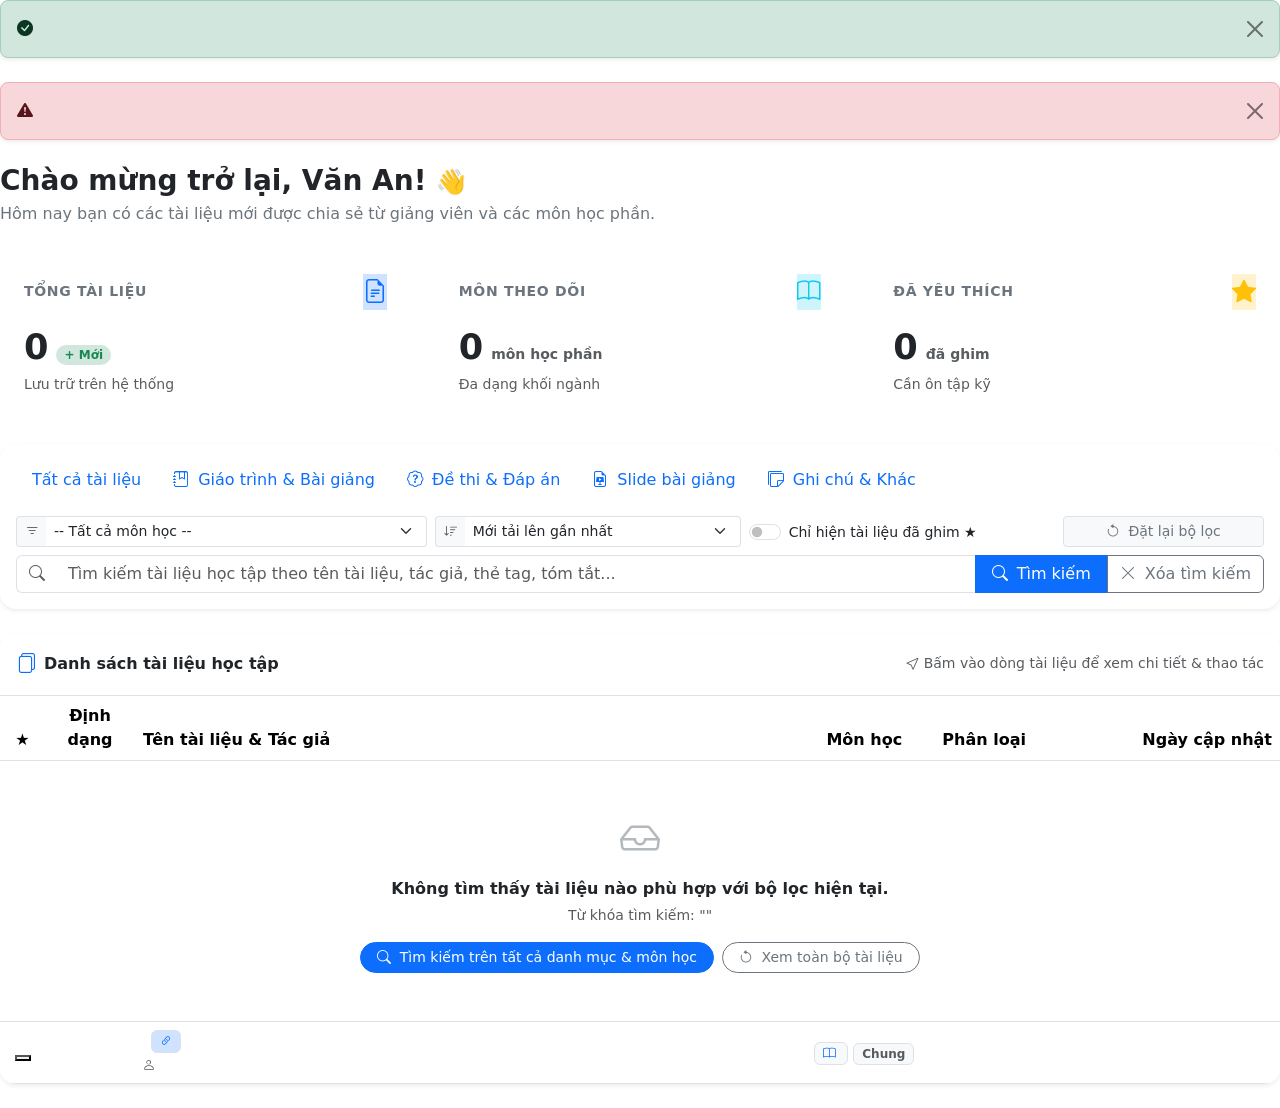
<file: src/main/resources/templates/index.html>
<!DOCTYPE html>
<html xmlns:th="http://www.thymeleaf.org" lang="vi">
<head>
    <meta charset="UTF-8">
    <meta name="viewport" content="width=device-width, initial-scale=1.0">
    <title>StudyHub - Quản lý tài liệu học tập</title>
    <!-- Bootstrap 5 CSS -->
    <link href="https://cdn.jsdelivr.net/npm/bootstrap@5.3.3/dist/css/bootstrap.min.css" rel="stylesheet">
    <!-- Bootstrap Icons -->
    <link href="https://cdn.jsdelivr.net/npm/bootstrap-icons@1.11.3/font/bootstrap-icons.min.css" rel="stylesheet">
    <!-- Custom Style -->
    <link rel="stylesheet" th:href="@{/css/style.css}">
</head>
<body>

    <!-- Left Sidebar -->
    <div th:replace="~{fragments/sidebar :: sidebar(activeTab=${currentFavoriteOnly ? 'favorites' : 'dashboard'})}"></div>

    <!-- Main Content Container -->
    <div class="main-content">
        <!-- Top Header -->
        <div th:replace="~{fragments/header :: header}"></div>

        <!-- Notification Alerts -->
        <div th:if="${successMessage}" class="alert alert-success alert-dismissible fade show rounded-3 shadow-sm mb-4" role="alert">
            <i class="bi bi-check-circle-fill me-2"></i>
            <span th:text="${successMessage}"></span>
            <button type="button" class="btn-close" data-bs-dismiss="alert" aria-label="Close"></button>
        </div>
        <div th:if="${errorMessage}" class="alert alert-danger alert-dismissible fade show rounded-3 shadow-sm mb-4" role="alert">
            <i class="bi bi-exclamation-triangle-fill me-2"></i>
            <span th:text="${errorMessage}"></span>
            <button type="button" class="btn-close" data-bs-dismiss="alert" aria-label="Close"></button>
        </div>

        <!-- Greeting Section -->
        <div class="mb-4">
            <h3 class="fw-bold mb-1 text-dark">
                Chào mừng trở lại, <span th:text="${session.currentUser != null ? session.currentUser.fullName : 'bạn'}">Văn An</span>! <span class="fs-4">👋</span>
            </h3>
            <p class="text-secondary mb-0">Hôm nay bạn có các tài liệu mới được chia sẻ từ giảng viên và các môn học phần.</p>
        </div>

        <!-- Stats Overview Cards (3 ô mở rộng đều toàn bộ chiều ngang, không còn khoảng trống lớn) -->
        <div class="row g-3 g-lg-4 mb-4">
            <div class="col-12 col-md-4">
                <div class="stat-card p-4 h-100">
                    <div class="d-flex align-items-center justify-content-between mb-3">
                        <span class="text-secondary small fw-bold text-uppercase" style="letter-spacing: 0.05em;">TỔNG TÀI LIỆU</span>
                        <div class="stat-icon bg-primary-subtle text-primary">
                            <i class="bi bi-file-earmark-text fs-4"></i>
                        </div>
                    </div>
                    <div class="d-flex align-items-baseline gap-2 mb-1">
                        <h2 class="fw-bold mb-0 text-dark" style="font-size: 2.2rem;" th:text="${totalDocs}">0</h2>
                        <span class="badge bg-success-subtle text-success small px-2 py-1 rounded-pill">+ Mới</span>
                    </div>
                    <small class="text-muted">Lưu trữ trên hệ thống</small>
                </div>
            </div>

            <div class="col-12 col-md-4">
                <div class="stat-card p-4 h-100">
                    <div class="d-flex align-items-center justify-content-between mb-3">
                        <span class="text-secondary small fw-bold text-uppercase" style="letter-spacing: 0.05em;">MÔN THEO DÕI</span>
                        <div class="stat-icon bg-info-subtle text-info">
                            <i class="bi bi-book fs-4"></i>
                        </div>
                    </div>
                    <div class="d-flex align-items-baseline gap-2 mb-1">
                        <h2 class="fw-bold mb-0 text-dark" style="font-size: 2.2rem;" th:text="${totalSubjects}">0</h2>
                        <span class="small text-muted fw-semibold">môn học phần</span>
                    </div>
                    <small class="text-muted">Đa dạng khối ngành</small>
                </div>
            </div>

            <div class="col-12 col-md-4">
                <div class="stat-card p-4 h-100">
                    <div class="d-flex align-items-center justify-content-between mb-3">
                        <span class="text-secondary small fw-bold text-uppercase" style="letter-spacing: 0.05em;">ĐÃ YÊU THÍCH</span>
                        <div class="stat-icon bg-warning-subtle text-warning">
                            <i class="bi bi-star-fill fs-4"></i>
                        </div>
                    </div>
                    <div class="d-flex align-items-baseline gap-2 mb-1">
                        <h2 class="fw-bold mb-0 text-dark" style="font-size: 2.2rem;" th:text="${favoriteCount}">0</h2>
                        <span class="small text-muted fw-semibold">đã ghim</span>
                    </div>
                    <small class="text-muted">Cần ôn tập kỹ</small>
                </div>
            </div>
        </div>

        <!-- Filter & Search Controls -->
        <div class="card border-0 shadow-sm rounded-4 mb-4">
            <div class="card-body p-3">
                <!-- Category Tabs -->
                <ul class="nav nav-pills-custom mb-3">
                    <li class="nav-item">
                        <a th:href="@{/dashboard(category='all', keyword=${currentKeyword}, subjectId=${currentSubjectId}, favoriteOnly=${currentFavoriteOnly}, sortBy=${currentSortBy})}"
                           class="nav-link"
                           th:classappend="${currentCategory == null or currentCategory == 'all'} ? 'active' : ''">
                            Tất cả tài liệu
                        </a>
                    </li>
                    <li class="nav-item">
                        <a th:href="@{/dashboard(category='Giáo trình & Bài giảng', keyword=${currentKeyword}, subjectId=${currentSubjectId}, favoriteOnly=${currentFavoriteOnly}, sortBy=${currentSortBy})}"
                           class="nav-link"
                           th:classappend="${currentCategory == 'Giáo trình & Bài giảng'} ? 'active' : ''">
                            <i class="bi bi-journal-bookmark me-1"></i> Giáo trình & Bài giảng
                        </a>
                    </li>
                    <li class="nav-item">
                        <a th:href="@{/dashboard(category='Đề thi & Đáp án', keyword=${currentKeyword}, subjectId=${currentSubjectId}, favoriteOnly=${currentFavoriteOnly}, sortBy=${currentSortBy})}"
                           class="nav-link"
                           th:classappend="${currentCategory == 'Đề thi & Đáp án'} ? 'active' : ''">
                            <i class="bi bi-patch-question me-1"></i> Đề thi & Đáp án
                        </a>
                    </li>
                    <li class="nav-item">
                        <a th:href="@{/dashboard(category='Slide thuyết trình', keyword=${currentKeyword}, subjectId=${currentSubjectId}, favoriteOnly=${currentFavoriteOnly}, sortBy=${currentSortBy})}"
                           class="nav-link"
                           th:classappend="${currentCategory == 'Slide thuyết trình'} ? 'active' : ''">
                            <i class="bi bi-file-earmark-slides me-1"></i> Slide bài giảng
                        </a>
                    </li>
                    <li class="nav-item">
                        <a th:href="@{/dashboard(category='Ghi chú & Khác', keyword=${currentKeyword}, subjectId=${currentSubjectId}, favoriteOnly=${currentFavoriteOnly}, sortBy=${currentSortBy})}"
                           class="nav-link"
                           th:classappend="${currentCategory == 'Ghi chú & Khác'} ? 'active' : ''">
                            <i class="bi bi-stickies me-1"></i> Ghi chú & Khác
                        </a>
                    </li>
                </ul>

                <!-- Subject Dropdown, Filters & Search Form -->
                <form th:action="@{/dashboard}" method="get">
                    <input type="hidden" name="category" th:value="${currentCategory}">

                    <!-- Row 1: Dropdown Tất cả môn học & Bộ lọc sắp xếp / yêu thích -->
                    <div class="row g-2 align-items-center mb-2">
                        <div class="col-md-4 col-sm-6">
                            <div class="input-group input-group-sm">
                                <spMMan class="input-group-text bg-light text-muted border-end-0">
                                    <i class="bi bi-filter"></i>
                                </spMMan>
                                <select name="subjectId" class="form-select form-select-sm border-start-0" onchange="this.form.submit()">
                                    <option value="" th:selected="${currentSubjectId == null}">-- Tất cả môn học --</option>
                                    <option th:each="sub : ${subjects}"
                                            th:value="${sub.id}"
                                            th:text="${sub.code + ' - ' + sub.name}"
                                            th:selected="${currentSubjectId == sub.id}">
                                    </option>
                                </select>
                            </div>
                        </div>

                        <div class="col-md-3 col-sm-6">
                            <div class="input-group input-group-sm">
                                <span class="input-group-text bg-light text-muted border-end-0">
                                    <i class="bi bi-sort-down"></i>
                                </span>
                                <select name="sortBy" class="form-select form-select-sm border-start-0" onchange="this.form.submit()">
                                    <option value="newest" th:selected="${currentSortBy == 'newest'}">Mới tải lên gần nhất</option>
                                    <option value="downloads" th:selected="${currentSortBy == 'downloads'}">Lượt tải nhiều nhất</option>
                                    <option value="views" th:selected="${currentSortBy == 'views'}">Xem nhiều nhất</option>
                                    <option value="title" th:selected="${currentSortBy == 'title'}">Tên A-Z</option>
                                </select>
                            </div>
                        </div>

                        <div class="col-md-3 col-sm-6">
                            <div class="form-check form-switch pt-1">
                                <input class="form-check-input" type="checkbox" id="favOnlySwitch" name="favoriteOnly" value="true"
                                       th:checked="${currentFavoriteOnly}" onchange="this.form.submit()">
                                <label class="form-check-label small fw-medium" for="favOnlySwitch">
                                    Chỉ hiện tài liệu đã ghim ★
                                </label>
                            </div>
                        </div>

                        <div class="col-md-2 col-sm-6 text-md-end">
                            <a th:href="@{/dashboard}" class="btn btn-sm btn-light border text-secondary w-100">
                                <i class="bi bi-arrow-counterclockwise me-1"></i> Đặt lại bộ lọc
                            </a>
                        </div>
                    </div>

                    <!-- Row 2: Thanh search tìm kiếm tài liệu (Nằm ngay dưới thanh dropdown Tất cả môn học) -->
                    <div class="row g-2">
                        <div class="col-12">
                            <div class="input-group">
                                <span class="input-group-text bg-white border-end-0 text-muted">
                                    <i class="bi bi-search"></i>
                                </span>
                                <input type="text" name="keyword" class="form-control border-start-0 border-end-0"
                                       placeholder="Tìm kiếm tài liệu học tập theo tên tài liệu, tác giả, thẻ tag, tóm tắt..."
                                       th:value="${currentKeyword}">
                                <button type="submit" class="btn btn-primary px-3">
                                    <i class="bi bi-search me-1"></i> Tìm kiếm
                                </button>
                                <a th:if="${currentKeyword != null and !currentKeyword.isEmpty()}"
                                   th:href="@{/dashboard(category=${currentCategory}, subjectId=${currentSubjectId}, favoriteOnly=${currentFavoriteOnly}, sortBy=${currentSortBy})}"
                                   class="btn btn-outline-secondary" title="Xóa từ khóa tìm kiếm">
                                    <i class="bi bi-x-lg me-1"></i> Xóa tìm kiếm
                                </a>
                            </div>
                        </div>
                    </div>
                </form>
            </div>
        </div>

        <!-- Document Table Section -->
        <div class="card border-0 shadow-sm rounded-4 overflow-hidden mb-4">
            <div class="card-header bg-white py-3 px-3 d-flex justify-content-between align-items-center border-bottom flex-wrap gap-2">
                <div class="d-flex align-items-center gap-2">
                    <i class="bi bi-files text-primary fs-5"></i>
                    <h6 class="fw-bold mb-0 text-dark">Danh sách tài liệu học tập</h6>
                    <span class="badge bg-secondary-subtle text-secondary rounded-pill" th:text="${documents.size()} + ' tài liệu'"></span>
                </div>
                <small class="text-muted"><i class="bi bi-cursor me-1"></i>Bấm vào dòng tài liệu để xem chi tiết & thao tác</small>
            </div>

            <div class="table-responsive">
                <table class="table custom-table mb-0 align-middle">
                    <thead>
                        <tr>
                            <th style="width: 45px;" class="text-center">★</th>
                            <th style="width: 90px;" class="text-center">Định dạng</th>
                            <th>Tên tài liệu & Tác giả</th>
                            <th style="width: 140px;" class="text-center">Môn học</th>
                            <th style="width: 200px;" class="text-nowrap">Phân loại</th>
                            <th style="width: 130px;" class="text-center text-nowrap">Ngày cập nhật</th>
                        </tr>
                    </thead>
                    <tbody>
                        <tr th:if="${#lists.isEmpty(documents)}">
                            <td colspan="6" class="text-center py-5 text-muted">
                                <i class="bi bi-inbox fs-1 d-block mb-2 text-secondary opacity-50"></i>
                                <span class="d-block fw-semibold text-dark mb-1">Không tìm thấy tài liệu nào phù hợp với bộ lọc hiện tại.</span>
                                <span class="d-block small text-muted mb-3" th:if="${currentKeyword != null and !currentKeyword.isEmpty()}">
                                    Từ khóa tìm kiếm: "<strong class="text-primary" th:text="${currentKeyword}"></strong>"
                                </span>
                                <div class="d-flex justify-content-center gap-2 mt-2">
                                    <a th:if="${currentKeyword != null and !currentKeyword.isEmpty() and (currentSubjectId != null or (currentCategory != null and currentCategory != 'all'))}"
                                       th:href="@{/dashboard(keyword=${currentKeyword})}"
                                       class="btn btn-sm btn-primary rounded-pill px-3">
                                        <i class="bi bi-search me-1"></i> Tìm kiếm trên tất cả danh mục &amp; môn học
                                    </a>
                                    <a th:href="@{/dashboard}" class="btn btn-sm btn-outline-secondary rounded-pill px-3">
                                        <i class="bi bi-arrow-counterclockwise me-1"></i> Xem toàn bộ tài liệu
                                    </a>
                                </div>
                            </td>
                        </tr>

                        <tr th:each="doc : ${documents}" class="doc-table-row btn-view-detail" th:data-id="${doc.id}" title="Bấm để xem chi tiết &amp; thao tác">
                            <!-- Favorite Star Button -->
                            <td class="text-center" onclick="event.stopPropagation();">
                                <button type="button"
                                        class="star-btn star-ajax-btn"
                                        th:classappend="${doc.isFavorite} ? 'starred' : ''"
                                        th:data-id="${doc.id}"
                                        title="Đánh dấu yêu thích">
                                    <i class="bi" th:classappend="${doc.isFavorite} ? 'bi-star-fill' : 'bi-star'"></i>
                                </button>
                            </td>

                            <!-- File Format Badge -->
                            <td class="text-center">
                                <span class="badge" th:classappend="${doc.badgeClass}" th:text="${doc.fileExtension}">PDF</span>
                            </td>

                            <!-- Title & Author -->
                            <td>
                                <div class="d-flex align-items-center gap-2">
                                    <span class="fw-semibold text-dark text-break" th:text="${doc.title}"></span>
                                    <span th:if="${doc.fileUrl != null and !doc.fileUrl.isEmpty()}"
                                          class="badge bg-primary-subtle text-primary border"
                                          title="Có liên kết trực tuyến">
                                        <i class="bi bi-link-45deg"></i>
                                    </span>
                                </div>
                                <small class="text-muted d-block mt-1" style="font-size: 0.78rem;">
                                    <i class="bi bi-person me-1"></i><span th:text="${doc.author}"></span>
                                    <span th:if="${doc.tags != null and !doc.tags.isEmpty()}" class="ms-2 text-primary" th:text="${doc.tags}"></span>
                                </small>
                            </td>

                            <!-- Subject -->
                            <td class="text-center text-nowrap">
                                <span th:if="${doc.subject != null}" class="badge bg-light text-dark border px-2 py-1">
                                    <i class="bi bi-book me-1 text-primary"></i>
                                    <span th:text="${doc.subject.code}"></span>
                                </span>
                                <span th:unless="${doc.subject != null}" class="badge bg-light text-muted border px-2 py-1">Chung</span>
                            </td>

                            <!-- Category -->
                            <td class="text-nowrap">
                                <span class="badge bg-light text-secondary border px-2 py-1 fw-medium" th:text="${doc.category}"></span>
                            </td>

                            <!-- Created Date -->
                            <td class="text-center text-nowrap">
                                <span class="small text-muted" th:text="${doc.formattedDate}"></span>
                            </td>
                        </tr>
                    </tbody>
                </table>
            </div>
        </div>
    </div>

    <!-- Offcanvas Detail Panel (Right Drawer) -->
    <div class="offcanvas offcanvas-end offcanvas-detail shadow-lg" tabindex="-1" id="detailOffcanvas" aria-labelledby="detailOffcanvasLabel">
        <div class="offcanvas-header border-bottom">
            <h5 class="offcanvas-title fw-bold" id="detailOffcanvasLabel">
                <i class="bi bi-info-circle text-primary me-2"></i> Chi tiết tài liệu
            </h5>
            <button type="button" class="btn-close text-reset" data-bs-dismiss="offcanvas" aria-label="Close"></button>
        </div>
        <div class="offcanvas-body">
            <!-- Thumbnail / Header Card -->
            <div class="p-4 bg-light rounded-3 text-center mb-4 border">
                <i class="bi bi-file-earmark-text-fill text-primary" style="font-size: 3.5rem;"></i>
                <h6 id="detailTitle" class="fw-bold mt-2 mb-1 text-break"></h6>
                <div class="d-flex justify-content-center gap-2 mt-2">
                    <span id="detailFormat" class="badge bg-primary"></span>
                    <span id="detailSize" class="badge bg-secondary"></span>
                </div>
            </div>

            <!-- Metadata List -->
            <div class="mb-4">
                <h6 class="fw-bold text-uppercase text-muted small mb-3">Thông tin tổng quan</h6>
                <div class="d-flex justify-content-between py-2 border-bottom">
                    <span class="text-secondary small">Môn học:</span>
                    <span id="detailSubject" class="fw-semibold small text-end"></span>
                </div>
                <div class="d-flex justify-content-between py-2 border-bottom">
                    <span class="text-secondary small">Phân loại:</span>
                    <span id="detailCategory" class="fw-semibold small text-end"></span>
                </div>
                <div class="d-flex justify-content-between py-2 border-bottom">
                    <span class="text-secondary small">Dung lượng:</span>
                    <span id="detailSizeText" class="fw-semibold small text-end text-primary"></span>
                </div>
                <div class="d-flex justify-content-between py-2 border-bottom">
                    <span class="text-secondary small">Tác giả / GV:</span>
                    <span id="detailAuthor" class="fw-semibold small text-end"></span>
                </div>
                <div class="d-flex justify-content-between py-2 border-bottom">
                    <span class="text-secondary small">Ngày cập nhật:</span>
                    <span id="detailCreated" class="fw-semibold small text-end"></span>
                </div>
                <div class="d-flex justify-content-between py-2 border-bottom">
                    <span class="text-secondary small">Lượt tải về:</span>
                    <span id="detailDownloads" class="fw-semibold small text-success text-end"></span>
                </div>
                <div class="d-flex justify-content-between py-2 border-bottom">
                    <span class="text-secondary small">Lượt xem:</span>
                    <span id="detailViews" class="fw-semibold small text-primary text-end"></span>
                </div>
                <div id="detailUrlContainer" class="d-flex justify-content-between py-2 border-bottom d-none">
                    <span class="text-secondary small">Liên kết URL:</span>
                    <span class="small text-end text-truncate" style="max-width: 250px;">
                        <a id="detailUrlLink" href="#" target="_blank" class="text-decoration-none fw-semibold"></a>
                    </span>
                </div>
            </div>

            <!-- Description -->
            <div class="mb-4">
                <h6 class="fw-bold text-uppercase text-muted small mb-2">Tóm tắt nội dung</h6>
                <p id="detailDescription" class="text-secondary small bg-light p-3 rounded border" style="line-height: 1.6;"></p>
            </div>

            <!-- Tags -->
            <div class="mb-4">
                <h6 class="fw-bold text-uppercase text-muted small mb-2">Từ khóa / Thẻ</h6>
                <div id="detailTags" class="d-flex flex-wrap"></div>
            </div>

            <!-- Actions in Offcanvas -->
            <div class="d-grid gap-2 pt-2 border-top">
                <a id="detailAiChatBtn" href="#" class="btn btn-primary rounded-pill py-2 shadow-sm text-white fw-semibold"
                   style="background: linear-gradient(135deg, #4f46e5 0%, #7c3aed 100%); border: none;">
                    <i class="bi bi-robot me-1"></i> Hỏi AI về tài liệu này (RAG)
                </a>
                <a id="detailUrlBtn" href="#" target="_blank" class="btn btn-outline-primary rounded-pill py-2 d-none">
                    <i class="bi bi-box-arrow-up-right me-1"></i> Mở liên kết tài liệu
                </a>
                <a id="detailDownloadBtn" href="#" class="btn btn-primary rounded-pill py-2">
                    <i class="bi bi-download me-1"></i> Tải về máy
                </a>
                <div class="d-flex gap-2">
                    <a id="detailEditBtn" href="#" class="btn btn-outline-secondary rounded-pill flex-grow-1">
                        <i class="bi bi-pencil me-1"></i> Chỉnh sửa
                    </a>
                    <form id="detailDeleteForm" th:action="@{/documents/delete/0}" method="post" class="flex-grow-1"
                          onsubmit="return confirm('Bạn có chắc muốn xóa tài liệu này không?');">
                        <button type="submit" class="btn btn-outline-danger rounded-pill w-100">
                            <i class="bi bi-trash me-1"></i> Xóa
                        </button>
                    </form>
                </div>
            </div>
        </div>
    </div>

    <!-- Quick Upload Modal -->
    <div class="modal fade" id="uploadModal" tabindex="-1" aria-labelledby="uploadModalLabel" aria-hidden="true">
        <div class="modal-dialog modal-dialog-centered modal-lg">
            <div class="modal-content border-0 shadow-lg rounded-4">
                <div class="modal-header border-bottom">
                    <h5 class="modal-title fw-bold" id="uploadModalLabel">
                        <i class="bi bi-cloud-arrow-up-fill text-primary me-2"></i> Tải tài liệu học tập lên
                    </h5>
                    <button type="button" class="btn-close" data-bs-dismiss="modal" aria-label="Close"></button>
                </div>
                <form th:action="@{/documents/save}" th:object="${newDocument}" method="post" enctype="multipart/form-data">
                    <div class="modal-body p-4">
                        <div class="row g-3">
                            <div class="col-12">
                                <label class="form-label fw-semibold small">Tên tài liệu <span class="text-danger">*</span></label>
                                <input type="text" class="form-control" th:field="*{title}"
                                       placeholder="Ví dụ: Giao_trinh_Giai_thuat_Nang_cao.pdf" required>
                            </div>

                            <div class="col-md-6">
                                <label class="form-label fw-semibold small">Môn học / Học phần <span class="text-danger">*</span></label>
                                <select class="form-select" th:field="*{subjectId}" required>
                                    <option value="">-- Chọn môn học --</option>
                                    <option th:each="sub : ${subjects}" th:value="${sub.id}"
                                            th:text="${sub.code + ' - ' + sub.name}"></option>
                                </select>
                            </div>

                            <div class="col-md-6">
                                <label class="form-label fw-semibold small">Phân loại tài liệu <span class="text-danger">*</span></label>
                                <select class="form-select" th:field="*{category}" required>
                                    <option value="Giáo trình & Bài giảng">Giáo trình & Bài giảng</option>
                                    <option value="Đề thi & Đáp án">Đề thi & Đáp án</option>
                                    <option value="Slide thuyết trình">Slide thuyết trình</option>
                                    <option value="Ghi chú & Khác">Ghi chú & Khác</option>
                                </select>
                            </div>

                            <div class="col-md-6">
                                <label class="form-label fw-semibold small">Tác giả / Giảng viên</label>
                                <input type="text" class="form-control" th:field="*{author}"
                                       placeholder="Ví dụ: PGS. TS. Trần Hùng">
                            </div>

                            <div class="col-md-6">
                                <label class="form-label fw-semibold small">Định dạng file (khi tạo mô phỏng)</label>
                                <select class="form-select" th:field="*{fileExtension}">
                                    <option value="PDF">PDF</option>
                                    <option value="DOCX">DOCX</option>
                                    <option value="PPTX">PPTX</option>
                                    <option value="ZIP">ZIP</option>
                                </select>
                            </div>

                            <div class="col-12">
                                <label class="form-label fw-semibold small">Đường dẫn URL tài liệu (Google Drive, Docs, Website...)</label>
                                <div class="input-group input-group-sm">
                                    <span class="input-group-text bg-light text-muted"><i class="bi bi-link-45deg"></i></span>
                                    <input type="url" class="form-control" th:field="*{fileUrl}"
                                           placeholder="https://drive.google.com/... hoặc https://...">
                                </div>
                                <div class="form-text" style="font-size: 0.75rem;">Lưu đường dẫn trực tiếp đến giáo trình, slide hoặc tài liệu học tập trực tuyến.</div>
                            </div>

                            <div class="col-12">
                                <label class="form-label fw-semibold small">Tệp đính kèm thực tế (tùy chọn)</label>
                                <input type="file" class="form-control" th:field="*{file}">
                                <div class="form-text">Hỗ trợ các định dạng PDF, Word, PowerPoint, Zip. Tối đa 50MB.</div>
                            </div>

                            <div class="col-12">
                                <label class="form-label fw-semibold small">Từ khóa / Thẻ phân loại</label>
                                <input type="text" class="form-control" th:field="*{tags}"
                                       placeholder="Ví dụ: #ThuatToan #DoThi #DoPhucTap">
                            </div>

                            <div class="col-12">
                                <label class="form-label fw-semibold small">Mô tả tóm tắt nội dung</label>
                                <textarea class="form-control" rows="3" th:field="*{description}"
                                          placeholder="Mô tả ngắn gọn về tài liệu này..."></textarea>
                            </div>

                            <div class="col-12">
                                <div class="form-check">
                                    <input class="form-check-input" type="checkbox" th:field="*{isFavorite}" id="modalFavCheck">
                                    <label class="form-check-label small" for="modalFavCheck">
                                        Đánh dấu sao (Ghim vào danh sách yêu thích)
                                    </label>
                                </div>
                            </div>
                        </div>
                    </div>
                    <div class="modal-footer border-top bg-light">
                        <button type="button" class="btn btn-secondary rounded-pill px-4" data-bs-dismiss="modal">Hủy</button>
                        <button type="submit" class="btn btn-primary rounded-pill px-4">
                            <i class="bi bi-check2-circle me-1"></i> Lưu tài liệu
                        </button>
                    </div>
                </form>
            </div>
        </div>
    </div>

    <!-- Bootstrap 5 JS Bundle -->
    <script src="https://cdn.jsdelivr.net/npm/bootstrap@5.3.3/dist/js/bootstrap.bundle.min.js"></script>
    <script th:src="@{/js/csrf.js}"></script>
    <!-- Custom Application JS -->
    <script th:src="@{/js/app.js}"></script>
</body>
</html>
</file>
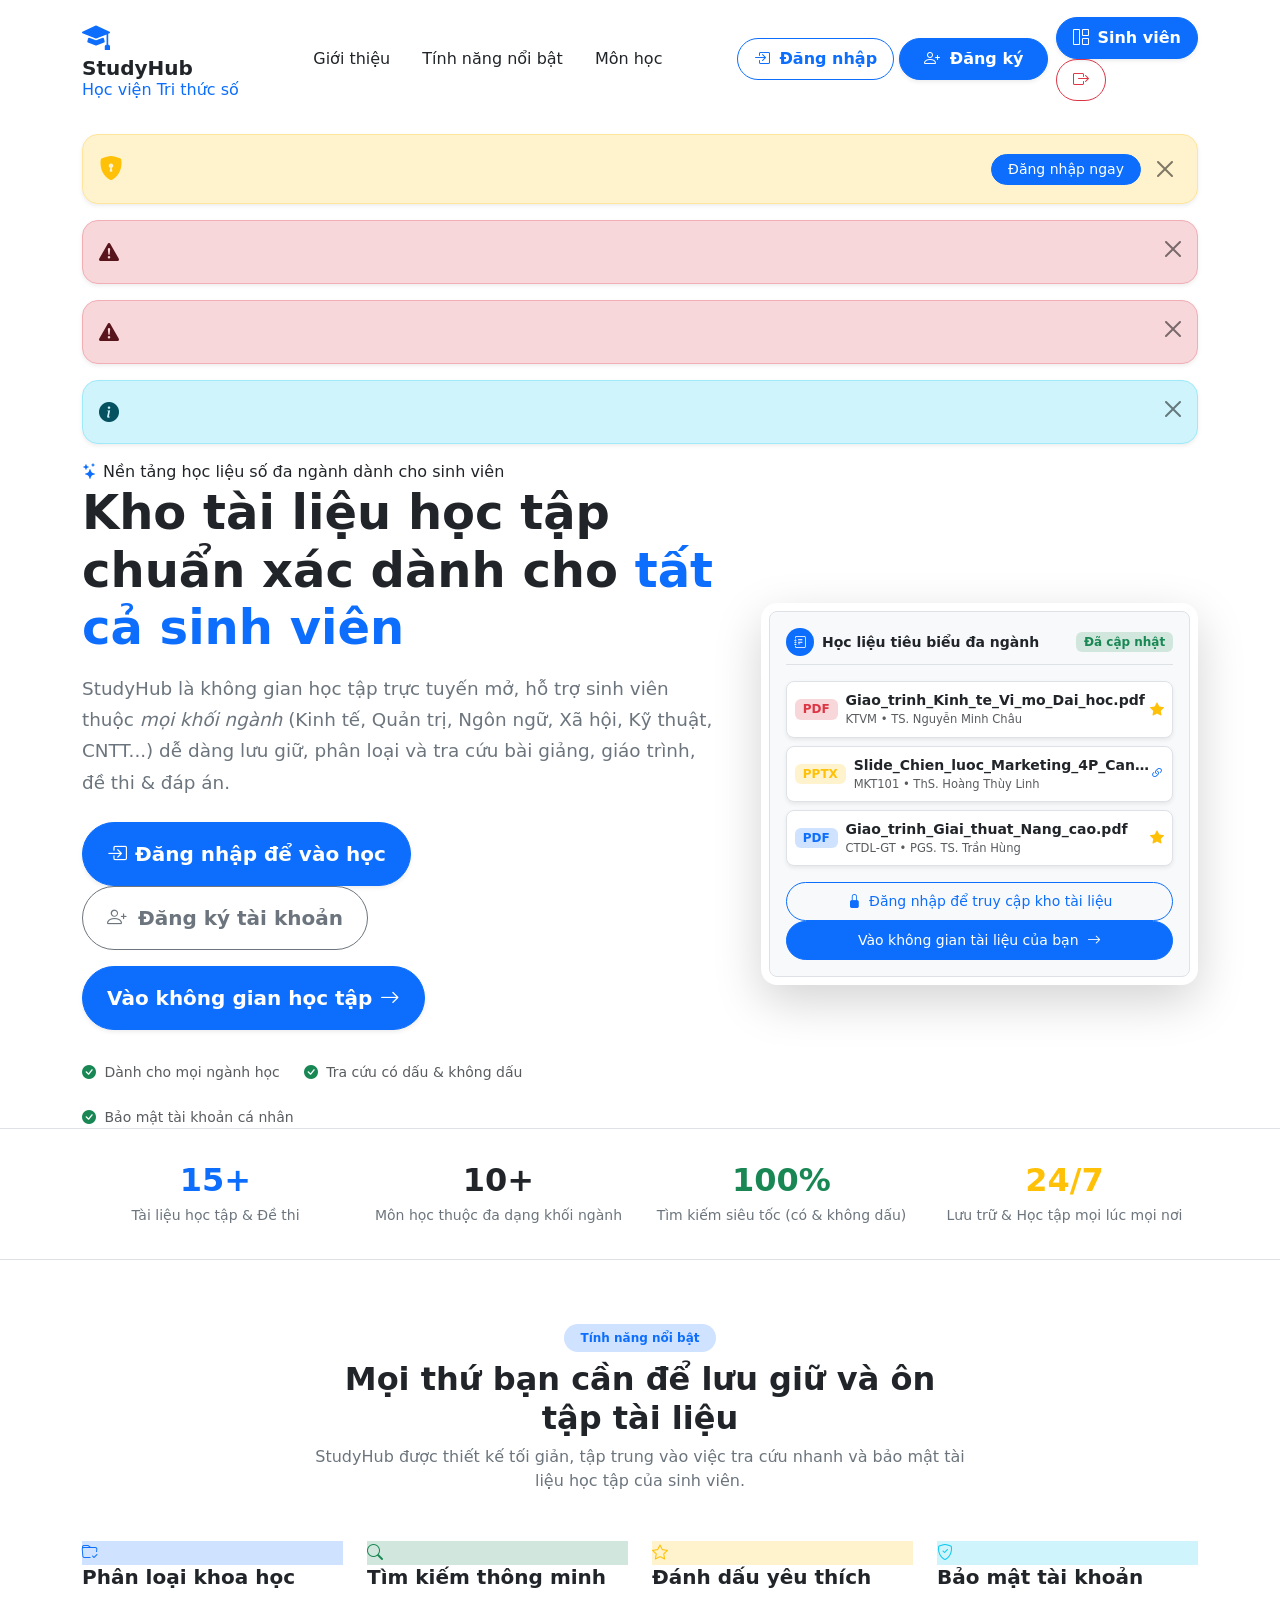
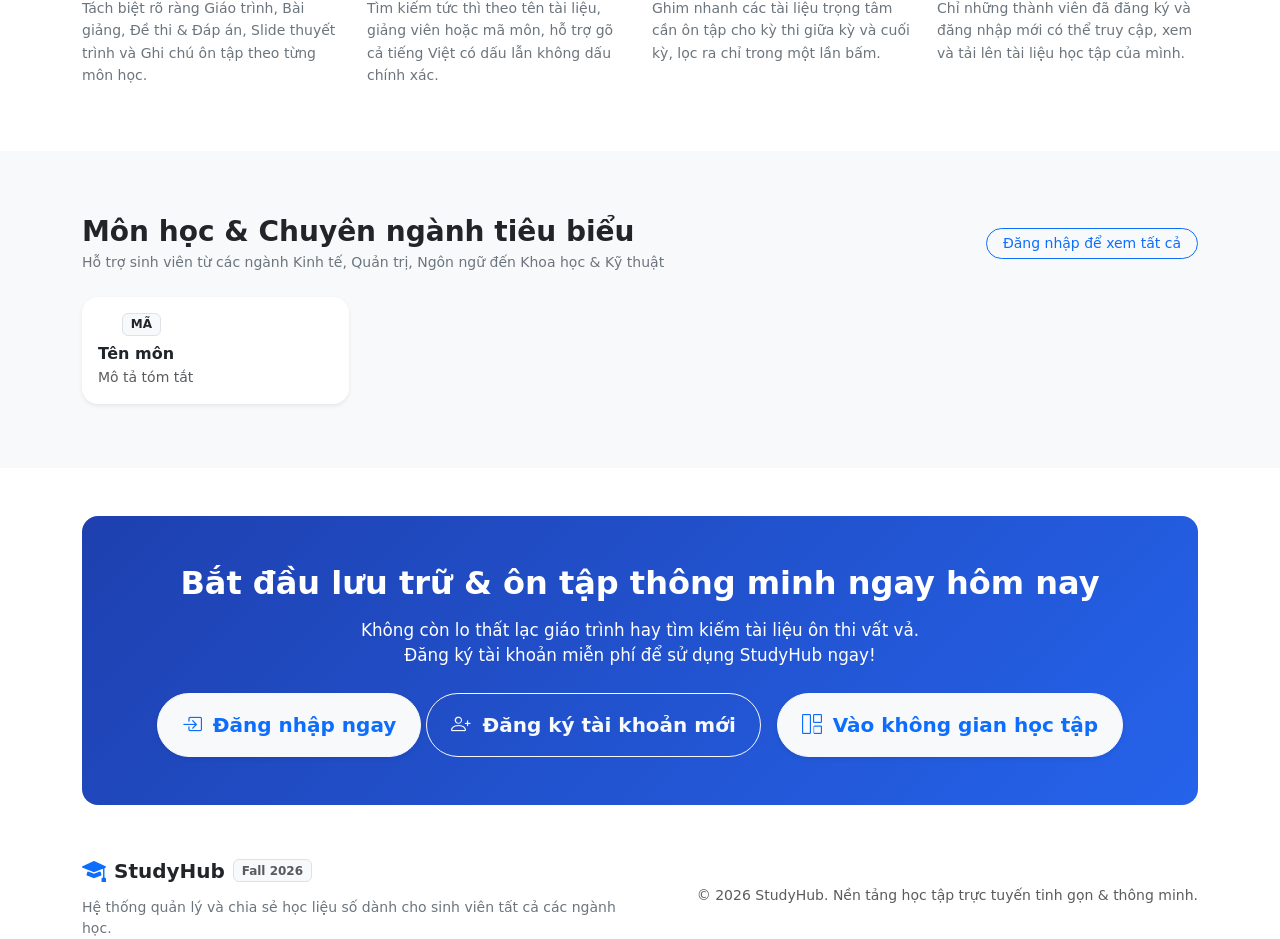
<file: src/main/resources/templates/landing.html>
<!DOCTYPE html>
<html xmlns:th="http://www.thymeleaf.org" lang="vi">
<head>
    <meta charset="UTF-8">
    <meta name="viewport" content="width=device-width, initial-scale=1.0">
    <title>StudyHub - Nền Tảng Học Liệu Số Dành Cho Mọi Sinh Viên</title>
    <!-- Bootstrap 5 CSS -->
    <link href="https://cdn.jsdelivr.net/npm/bootstrap@5.3.3/dist/css/bootstrap.min.css" rel="stylesheet">
    <!-- Bootstrap Icons -->
    <link href="https://cdn.jsdelivr.net/npm/bootstrap-icons@1.11.3/font/bootstrap-icons.min.css" rel="stylesheet">
    <!-- Custom Style -->
    <link rel="stylesheet" th:href="@{/css/style.css}">
</head>
<body class="bg-white">

    <!-- Top Navigation Bar -->
    <nav class="navbar navbar-expand-lg landing-nav sticky-top py-3">
        <div class="container">
            <!-- Brand Logo -->
            <a th:href="@{/}" class="brand-logo text-decoration-none">
                <i class="bi bi-mortarboard-fill fs-3 text-primary"></i>
                <div>
                    <div class="fw-bold text-dark lh-1 fs-5">StudyHub</div>
                    <span class="brand-badge">Học viện Tri thức số</span>
                </div>
            </a>

            <!-- Mobile Toggle Button -->
            <button class="navbar-toggler border-0 shadow-none" type="button" data-bs-toggle="collapse" data-bs-target="#landingNavbar" aria-controls="landingNavbar" aria-expanded="false" aria-label="Toggle navigation">
                <i class="bi bi-list fs-2 text-dark"></i>
            </button>

            <!-- Navigation Links & Action Buttons -->
            <div class="collapse navbar-collapse" id="landingNavbar">
                <ul class="navbar-nav mx-auto mb-2 mb-lg-0 gap-lg-3">
                    <li class="nav-item">
                        <a class="nav-link fw-medium text-dark px-2" href="#about">Giới thiệu</a>
                    </li>
                    <li class="nav-item">
                        <a class="nav-link fw-medium text-dark px-2" href="#features">Tính năng nổi bật</a>
                    </li>
                    <li class="nav-item">
                        <a class="nav-link fw-medium text-dark px-2" href="#subjects">Môn học</a>
                    </li>
                </ul>

                <!-- Auth Buttons -->
                <div class="d-flex align-items-center gap-2 mt-3 mt-lg-0">
                    <!-- Khi chưa đăng nhập: Hiện nút Đăng nhập và Đăng ký -->
                    <th:block th:if="${currentUser == null}">
                        <button type="button" class="btn btn-outline-primary rounded-pill px-3 py-2 fw-semibold"
                                data-bs-toggle="modal" data-bs-target="#loginModal">
                            <i class="bi bi-box-arrow-in-right me-1"></i> Đăng nhập
                        </button>
                        <button type="button" class="btn btn-primary rounded-pill px-4 py-2 fw-semibold shadow-sm"
                                data-bs-toggle="modal" data-bs-target="#registerModal">
                            <i class="bi bi-person-plus me-1"></i> Đăng ký
                        </button>
                    </th:block>

                    <!-- Khi đã đăng nhập: Hiện tên người dùng và nút Vào học / Đăng xuất -->
                    <th:block th:if="${currentUser != null}">
                        <a th:href="@{/dashboard}" class="btn btn-primary rounded-pill px-3 py-2 fw-semibold d-flex align-items-center gap-2 shadow-sm">
                            <i class="bi bi-grid-1x2"></i>
                            <span th:text="${currentUser.fullName}">Sinh viên</span>
                        </a>
                        <form th:action="@{/logout}" method="post" class="m-0">
                            <button type="submit" class="btn btn-outline-danger rounded-pill px-3 py-2 fw-semibold" title="Đăng xuất" aria-label="Đăng xuất">
                                <i class="bi bi-box-arrow-right"></i>
                            </button>
                        </form>
                    </th:block>
                </div>
            </div>
        </div>
    </nav>

    <!-- Global Notification Alerts Container -->
    <div class="container pt-3" th:if="${loginRequiredMessage != null or loginErrorMessage != null or registerErrorMessage != null or logoutMessage != null}">
        <div th:if="${loginRequiredMessage}" class="alert alert-warning alert-dismissible fade show rounded-4 shadow-sm d-flex align-items-center justify-content-between p-3" role="alert">
            <div class="d-flex align-items-center gap-2">
                <i class="bi bi-shield-lock-fill fs-4 text-warning"></i>
                <span class="fw-semibold text-dark" th:text="${loginRequiredMessage}"></span>
            </div>
            <div class="d-flex align-items-center gap-2">
                <button type="button" class="btn btn-sm btn-primary rounded-pill px-3" data-bs-toggle="modal" data-bs-target="#loginModal">
                    Đăng nhập ngay
                </button>
                <button type="button" class="btn-close position-static p-2" data-bs-dismiss="alert" aria-label="Close"></button>
            </div>
        </div>

        <div th:if="${loginErrorMessage}" class="alert alert-danger alert-dismissible fade show rounded-4 shadow-sm p-3" role="alert">
            <i class="bi bi-exclamation-triangle-fill me-2 fs-5"></i>
            <span class="fw-semibold" th:text="${loginErrorMessage}"></span>
            <button type="button" class="btn-close" data-bs-dismiss="alert" aria-label="Close"></button>
        </div>

        <div th:if="${registerErrorMessage}" class="alert alert-danger alert-dismissible fade show rounded-4 shadow-sm p-3" role="alert">
            <i class="bi bi-exclamation-triangle-fill me-2 fs-5"></i>
            <span class="fw-semibold" th:text="${registerErrorMessage}"></span>
            <button type="button" class="btn-close" data-bs-dismiss="alert" aria-label="Close"></button>
        </div>

        <div th:if="${logoutMessage}" class="alert alert-info alert-dismissible fade show rounded-4 shadow-sm p-3" role="alert">
            <i class="bi bi-info-circle-fill me-2 fs-5"></i>
            <span class="fw-semibold" th:text="${logoutMessage}"></span>
            <button type="button" class="btn-close" data-bs-dismiss="alert" aria-label="Close"></button>
        </div>
    </div>

    <!-- Hero Section -->
    <header class="landing-hero" id="about">
        <div class="container">
            <div class="row align-items-center g-5">
                <!-- Left Column: Concise Text Introduction -->
                <div class="col-lg-7 text-center text-lg-start">
                    <div class="hero-pill-tag">
                        <i class="bi bi-stars text-primary"></i> Nền tảng học liệu số đa ngành dành cho sinh viên
                    </div>
                    <h1 class="display-5 fw-bold text-dark lh-tight mb-3">
                        Kho tài liệu học tập chuẩn xác dành cho <span class="text-primary">tất cả sinh viên</span>
                    </h1>
                    <p class="lead text-secondary mb-4" style="line-height: 1.7; font-size: 1.15rem;">
                        <strong>StudyHub</strong> là không gian học tập trực tuyến mở, hỗ trợ sinh viên thuộc <em>mọi khối ngành</em> (Kinh tế, Quản trị, Ngôn ngữ, Xã hội, Kỹ thuật, CNTT...) dễ dàng lưu giữ, phân loại và tra cứu bài giảng, giáo trình, đề thi &amp; đáp án.
                    </p>

                    <!-- Hero Call to Actions (Chỉ dùng Đăng nhập & Đăng ký theo yêu cầu) -->
                    <div class="d-flex flex-wrap gap-3 justify-content-center justify-content-lg-start mb-4">
                        <th:block th:if="${currentUser == null}">
                            <button type="button" class="btn btn-primary btn-lg rounded-pill px-4 py-3 fw-semibold shadow-sm d-flex align-items-center gap-2"
                                    data-bs-toggle="modal" data-bs-target="#loginModal">
                                <i class="bi bi-box-arrow-in-right"></i>
                                <span>Đăng nhập để vào học</span>
                            </button>
                            <button type="button" class="btn btn-outline-secondary btn-lg rounded-pill px-4 py-3 fw-semibold bg-white"
                                    data-bs-toggle="modal" data-bs-target="#registerModal">
                                <i class="bi bi-person-plus me-1"></i> Đăng ký tài khoản
                            </button>
                        </th:block>

                        <th:block th:if="${currentUser != null}">
                            <a th:href="@{/dashboard}" class="btn btn-primary btn-lg rounded-pill px-4 py-3 fw-semibold shadow-sm d-flex align-items-center gap-2">
                                <span>Vào không gian học tập</span>
                                <i class="bi bi-arrow-right"></i>
                            </a>
                        </th:block>
                    </div>

                    <!-- Highlight bullet points -->
                    <div class="d-flex flex-wrap justify-content-center justify-content-lg-start gap-4 text-muted small pt-2">
                        <span><i class="bi bi-check-circle-fill text-success me-1"></i> Dành cho mọi ngành học</span>
                        <span><i class="bi bi-check-circle-fill text-success me-1"></i> Tra cứu có dấu &amp; không dấu</span>
                        <span><i class="bi bi-check-circle-fill text-success me-1"></i> Bảo mật tài khoản cá nhân</span>
                    </div>
                </div>

                <!-- Right Column: Interactive App Preview Card -->
                <div class="col-lg-5">
                    <div class="card border-0 shadow-lg rounded-4 overflow-hidden bg-white p-2">
                        <div class="bg-light p-3 rounded-3 border">
                            <div class="d-flex align-items-center justify-content-between mb-3 border-bottom pb-2">
                                <div class="d-flex align-items-center gap-2">
                                    <span class="badge bg-primary text-white rounded-circle p-2">
                                        <i class="bi bi-journal-text"></i>
                                    </span>
                                    <span class="fw-bold small text-dark">Học liệu tiêu biểu đa ngành</span>
                                </div>
                                <span class="badge bg-success-subtle text-success small">Đã cập nhật</span>
                            </div>

                            <!-- Preview Mini Item 1: Kinh tế vi mô -->
                            <div class="d-flex align-items-center justify-content-between p-2 rounded-3 bg-white mb-2 border shadow-sm">
                                <div class="d-flex align-items-center gap-2 text-truncate">
                                    <span class="badge bg-danger-subtle text-danger fw-bold">PDF</span>
                                    <div class="text-truncate">
                                        <div class="fw-semibold small text-dark text-truncate">Giao_trinh_Kinh_te_Vi_mo_Dai_hoc.pdf</div>
                                        <div class="text-muted" style="font-size: 0.72rem;">KTVM • TS. Nguyễn Minh Châu</div>
                                    </div>
                                </div>
                                <span class="text-warning small"><i class="bi bi-star-fill"></i></span>
                            </div>

                            <!-- Preview Mini Item 2: Marketing căn bản -->
                            <div class="d-flex align-items-center justify-content-between p-2 rounded-3 bg-white mb-2 border shadow-sm">
                                <div class="d-flex align-items-center gap-2 text-truncate">
                                    <span class="badge bg-warning-subtle text-warning fw-bold">PPTX</span>
                                    <div class="text-truncate">
                                        <div class="fw-semibold small text-dark text-truncate">Slide_Chien_luoc_Marketing_4P_Can_ban.pptx</div>
                                        <div class="text-muted" style="font-size: 0.72rem;">MKT101 • ThS. Hoàng Thùy Linh</div>
                                    </div>
                                </div>
                                <span class="text-primary small"><i class="bi bi-link-45deg"></i></span>
                            </div>

                            <!-- Preview Mini Item 3: Cấu trúc dữ liệu -->
                            <div class="d-flex align-items-center justify-content-between p-2 rounded-3 bg-white border shadow-sm">
                                <div class="d-flex align-items-center gap-2 text-truncate">
                                    <span class="badge bg-primary-subtle text-primary fw-bold">PDF</span>
                                    <div class="text-truncate">
                                        <div class="fw-semibold small text-dark text-truncate">Giao_trinh_Giai_thuat_Nang_cao.pdf</div>
                                        <div class="text-muted" style="font-size: 0.72rem;">CTDL-GT • PGS. TS. Trần Hùng</div>
                                    </div>
                                </div>
                                <span class="text-warning small"><i class="bi bi-star-fill"></i></span>
                            </div>

                            <!-- Nút yêu cầu đăng nhập để sử dụng kho tài liệu -->
                            <div class="text-center mt-3">
                                <th:block th:if="${currentUser == null}">
                                    <button type="button" class="btn btn-sm btn-outline-primary w-100 rounded-pill fw-medium py-2"
                                            data-bs-toggle="modal" data-bs-target="#loginModal">
                                        <i class="bi bi-lock-fill me-1"></i> Đăng nhập để truy cập kho tài liệu
                                    </button>
                                </th:block>
                                <th:block th:if="${currentUser != null}">
                                    <a th:href="@{/dashboard}" class="btn btn-sm btn-primary w-100 rounded-pill fw-medium py-2">
                                        Vào không gian tài liệu của bạn <i class="bi bi-arrow-right ms-1"></i>
                                    </a>
                                </th:block>
                            </div>
                        </div>
                    </div>
                </div>
            </div>
        </div>
    </header>

    <!-- Statistics Strip -->
    <section class="py-4 bg-white border-top border-bottom">
        <div class="container">
            <div class="row g-3 text-center">
                <div class="col-6 col-md-3">
                    <div class="p-2">
                        <h2 class="fw-bold text-primary mb-1" th:text="${totalDocs} + '+'">15+</h2>
                        <span class="text-secondary small fw-medium">Tài liệu học tập &amp; Đề thi</span>
                    </div>
                </div>
                <div class="col-6 col-md-3">
                    <div class="p-2">
                        <h2 class="fw-bold text-dark mb-1" th:text="${totalSubjects} + '+'">10+</h2>
                        <span class="text-secondary small fw-medium">Môn học thuộc đa dạng khối ngành</span>
                    </div>
                </div>
                <div class="col-6 col-md-3">
                    <div class="p-2">
                        <h2 class="fw-bold text-success mb-1">100%</h2>
                        <span class="text-secondary small fw-medium">Tìm kiếm siêu tốc (có &amp; không dấu)</span>
                    </div>
                </div>
                <div class="col-6 col-md-3">
                    <div class="p-2">
                        <h2 class="fw-bold text-warning mb-1">24/7</h2>
                        <span class="text-secondary small fw-medium">Lưu trữ &amp; Học tập mọi lúc mọi nơi</span>
                    </div>
                </div>
            </div>
        </div>
    </section>

    <!-- Key Features Section -->
    <section class="py-5" id="features">
        <div class="container py-3">
            <div class="text-center mb-5" style="max-width: 650px; margin: 0 auto;">
                <span class="badge bg-primary-subtle text-primary mb-2 px-3 py-2 rounded-pill">Tính năng nổi bật</span>
                <h2 class="fw-bold text-dark">Mọi thứ bạn cần để lưu giữ và ôn tập tài liệu</h2>
                <p class="text-secondary">StudyHub được thiết kế tối giản, tập trung vào việc tra cứu nhanh và bảo mật tài liệu học tập của sinh viên.</p>
            </div>

            <div class="row g-4">
                <!-- Feature 1 -->
                <div class="col-md-6 col-lg-3">
                    <div class="feature-box">
                        <div class="feature-icon-circle bg-primary-subtle text-primary">
                            <i class="bi bi-folder-check"></i>
                        </div>
                        <h5 class="fw-bold text-dark mb-2">Phân loại khoa học</h5>
                        <p class="text-secondary small mb-0" style="line-height: 1.6;">
                            Tách biệt rõ ràng Giáo trình, Bài giảng, Đề thi &amp; Đáp án, Slide thuyết trình và Ghi chú ôn tập theo từng môn học.
                        </p>
                    </div>
                </div>

                <!-- Feature 2 -->
                <div class="col-md-6 col-lg-3">
                    <div class="feature-box">
                        <div class="feature-icon-circle bg-success-subtle text-success">
                            <i class="bi bi-search"></i>
                        </div>
                        <h5 class="fw-bold text-dark mb-2">Tìm kiếm thông minh</h5>
                        <p class="text-secondary small mb-0" style="line-height: 1.6;">
                            Tìm kiếm tức thì theo tên tài liệu, giảng viên hoặc mã môn, hỗ trợ gõ cả tiếng Việt có dấu lẫn không dấu chính xác.
                        </p>
                    </div>
                </div>

                <!-- Feature 3 -->
                <div class="col-md-6 col-lg-3">
                    <div class="feature-box">
                        <div class="feature-icon-circle bg-warning-subtle text-warning">
                            <i class="bi bi-star"></i>
                        </div>
                        <h5 class="fw-bold text-dark mb-2">Đánh dấu yêu thích</h5>
                        <p class="text-secondary small mb-0" style="line-height: 1.6;">
                            Ghim nhanh các tài liệu trọng tâm cần ôn tập cho kỳ thi giữa kỳ và cuối kỳ, lọc ra chỉ trong một lần bấm.
                        </p>
                    </div>
                </div>

                <!-- Feature 4 -->
                <div class="col-md-6 col-lg-3">
                    <div class="feature-box">
                        <div class="feature-icon-circle bg-info-subtle text-info">
                            <i class="bi bi-shield-check"></i>
                        </div>
                        <h5 class="fw-bold text-dark mb-2">Bảo mật tài khoản</h5>
                        <p class="text-secondary small mb-0" style="line-height: 1.6;">
                            Chỉ những thành viên đã đăng ký và đăng nhập mới có thể truy cập, xem và tải lên tài liệu học tập của mình.
                        </p>
                    </div>
                </div>
            </div>
        </div>
    </section>

    <!-- Subjects Showcase Section -->
    <section class="py-5 bg-light" id="subjects">
        <div class="container py-3">
            <div class="d-flex align-items-center justify-content-between mb-4 flex-wrap gap-3">
                <div>
                    <h3 class="fw-bold text-dark mb-1">Môn học &amp; Chuyên ngành tiêu biểu</h3>
                    <p class="text-secondary mb-0 small">Hỗ trợ sinh viên từ các ngành Kinh tế, Quản trị, Ngôn ngữ đến Khoa học &amp; Kỹ thuật</p>
                </div>
                <th:block th:if="${currentUser == null}">
                    <button type="button" class="btn btn-outline-primary rounded-pill btn-sm px-3" data-bs-toggle="modal" data-bs-target="#loginModal">
                        Đăng nhập để xem tất cả
                    </button>
                </th:block>
            </div>

            <div class="row g-3">
                <div th:each="sub : ${subjects}" class="col-6 col-md-4 col-lg-3">
                    <div class="card border-0 shadow-sm rounded-4 p-3 h-100 bg-white"
                         role="button"
                         th:onclick="${currentUser == null} ? 'new bootstrap.Modal(document.getElementById(\'loginModal\')).show()' : 'window.location.href=\'/dashboard?subjectId=' + ${sub.id} + '\''">
                        <div class="d-flex align-items-center gap-2 mb-2">
                            <div class="rounded-3 p-2 text-white d-flex align-items-center justify-content-center"
                                 th:style="'background-color: ' + ${sub.color} + '; width: 36px; height: 36px;'">
                                <i class="bi" th:classappend="${sub.icon}"></i>
                            </div>
                            <span class="badge bg-light text-dark border small fw-bold" th:text="${sub.code}">MÃ</span>
                        </div>
                        <h6 class="fw-bold text-dark mb-1 text-truncate" th:text="${sub.name}">Tên môn</h6>
                        <small class="text-muted text-truncate d-block" th:text="${sub.description}">Mô tả tóm tắt</small>
                    </div>
                </div>
            </div>
        </div>
    </section>

    <!-- Call To Action Section (Chỉ Đăng nhập & Đăng ký) -->
    <section class="py-5 bg-white">
        <div class="container">
            <div class="p-5 rounded-4 text-center text-white" style="background: linear-gradient(135deg, #1e40af 0%, #2563eb 100%);">
                <h2 class="fw-bold mb-3">Bắt đầu lưu trữ &amp; ôn tập thông minh ngay hôm nay</h2>
                <p class="lead mb-4 mx-auto opacity-90" style="max-width: 600px; font-size: 1.05rem;">
                    Không còn lo thất lạc giáo trình hay tìm kiếm tài liệu ôn thi vất vả. Đăng ký tài khoản miễn phí để sử dụng StudyHub ngay!
                </p>
                <div class="d-flex justify-content-center gap-3 flex-wrap">
                    <th:block th:if="${currentUser == null}">
                        <button type="button" class="btn btn-light text-primary btn-lg rounded-pill px-4 py-3 fw-bold shadow-sm"
                                data-bs-toggle="modal" data-bs-target="#loginModal">
                            <i class="bi bi-box-arrow-in-right me-1"></i> Đăng nhập ngay
                        </button>
                        <button type="button" class="btn btn-outline-light btn-lg rounded-pill px-4 py-3 fw-semibold"
                                data-bs-toggle="modal" data-bs-target="#registerModal">
                            <i class="bi bi-person-plus me-1"></i> Đăng ký tài khoản mới
                        </button>
                    </th:block>
                    <th:block th:if="${currentUser != null}">
                        <a th:href="@{/dashboard}" class="btn btn-light text-primary btn-lg rounded-pill px-4 py-3 fw-bold shadow-sm">
                            <i class="bi bi-grid-1x2 me-1"></i> Vào không gian học tập
                        </a>
                    </th:block>
                </div>
            </div>
        </div>
    </section>

    <!-- Footer -->
    <footer class="landing-footer">
        <div class="container">
            <div class="row g-4 align-items-center justify-content-between">
                <div class="col-md-6 text-center text-md-start">
                    <div class="d-flex align-items-center gap-2 justify-content-center justify-content-md-start mb-2">
                        <i class="bi bi-mortarboard-fill text-primary fs-4"></i>
                        <span class="fw-bold fs-5 text-dark">StudyHub</span>
                        <span class="badge bg-light text-muted border">Fall 2026</span>
                    </div>
                    <p class="text-secondary small mb-0">Hệ thống quản lý và chia sẻ học liệu số dành cho sinh viên tất cả các ngành học.</p>
                </div>

                <div class="col-md-6 text-center text-md-end">
                    <p class="text-muted small mb-0">© 2026 StudyHub. Nền tảng học tập trực tuyến tinh gọn &amp; thông minh.</p>
                </div>
            </div>
        </div>
    </footer>

    <!-- ===================================================================
         MODAL ĐĂNG NHẬP (LOGIN MODAL)
         =================================================================== -->
    <div class="modal fade" id="loginModal" tabindex="-1" aria-labelledby="loginModalLabel" aria-hidden="true">
        <div class="modal-dialog modal-dialog-centered">
            <div class="modal-content border-0 shadow-lg rounded-4 overflow-hidden">
                <div class="modal-header border-bottom p-4 pb-3">
                    <div>
                        <h5 class="modal-title fw-bold text-dark" id="loginModalLabel">
                            <i class="bi bi-box-arrow-in-right text-primary me-2"></i>Đăng nhập StudyHub
                        </h5>
                        <p class="text-muted small mb-0">Vui lòng đăng nhập để truy cập kho tài liệu học tập của bạn</p>
                    </div>
                    <button type="button" class="btn-close" data-bs-dismiss="modal" aria-label="Close"></button>
                </div>

                <form th:action="@{/login}" method="post">
                    <div class="modal-body p-4">
                        <div class="mb-3">
                            <label class="form-label fw-semibold small">Gmail / Email <span class="text-danger">*</span></label>
                            <div class="input-group">
                                <span class="input-group-text bg-light text-muted"><i class="bi bi-envelope"></i></span>
                                <input type="email" name="email" class="form-control" placeholder="Ví dụ: student@gmail.com" required value="student@gmail.com">
                            </div>
                        </div>

                        <div class="mb-3">
                            <label class="form-label fw-semibold small mb-1">Mật khẩu <span class="text-danger">*</span></label>
                            <div class="input-group">
                                <span class="input-group-text bg-light text-muted"><i class="bi bi-shield-lock"></i></span>
                                <input type="password" name="password" class="form-control" placeholder="Nhập mật khẩu" required value="123456">
                            </div>
                        </div>

                        <div class="p-3 bg-light rounded-3 border mb-3 small text-muted">
                            <i class="bi bi-info-circle text-primary me-1"></i>
                            <strong>Tài khoản có sẵn:</strong> <code>student@gmail.com</code> / Mật khẩu: <code>123456</code> (hoặc bấm <em>Đăng ký</em> để tạo tài khoản mới).
                        </div>

                        <button type="submit" class="btn btn-primary w-100 rounded-pill py-2 fw-semibold shadow-sm">
                            <i class="bi bi-check2-circle me-1"></i> Đăng nhập ngay
                        </button>

                        <th:block th:if="${googleLoginEnabled}">
                            <div class="d-flex align-items-center gap-2 my-3 text-muted small">
                                <hr class="flex-fill m-0"><span>hoặc</span><hr class="flex-fill m-0">
                            </div>
                            <a th:href="@{/oauth2/authorization/google}"
                               class="btn btn-outline-secondary bg-white text-dark w-100 rounded-pill py-2 fw-semibold d-flex align-items-center justify-content-center gap-2">
                                <i class="bi bi-google text-danger"></i> Đăng nhập với Google
                            </a>
                        </th:block>
                    </div>

                    <div class="modal-footer border-top bg-light justify-content-center p-3">
                        <span class="small text-secondary">Chưa có tài khoản?</span>
                        <a href="javascript:void(0)" class="small fw-semibold text-primary text-decoration-none"
                           data-bs-target="#registerModal" data-bs-toggle="modal">Đăng ký tài khoản mới</a>
                    </div>
                </form>
            </div>
        </div>
    </div>

    <!-- ===================================================================
         MODAL ĐĂNG KÝ (REGISTER MODAL)
         Chỉ gồm: Tên, Gmail và Mật khẩu (theo đúng yêu cầu của người dùng)
         =================================================================== -->
    <div class="modal fade" id="registerModal" tabindex="-1" aria-labelledby="registerModalLabel" aria-hidden="true">
        <div class="modal-dialog modal-dialog-centered">
            <div class="modal-content border-0 shadow-lg rounded-4 overflow-hidden">
                <div class="modal-header border-bottom p-4 pb-3">
                    <div>
                        <h5 class="modal-title fw-bold text-dark" id="registerModalLabel">
                            <i class="bi bi-person-plus text-primary me-2"></i>Đăng ký tài khoản StudyHub
                        </h5>
                        <p class="text-muted small mb-0">Tạo tài khoản miễn phí để lưu trữ và quản lý tài liệu học tập</p>
                    </div>
                    <button type="button" class="btn-close" data-bs-dismiss="modal" aria-label="Close"></button>
                </div>

                <form th:action="@{/register}" method="post">
                    <div class="modal-body p-4">
                        <!-- Trường 1: Tên -->
                        <div class="mb-3">
                            <label class="form-label fw-semibold small">Họ và tên của bạn <span class="text-danger">*</span></label>
                            <div class="input-group">
                                <span class="input-group-text bg-light text-muted"><i class="bi bi-person"></i></span>
                                <input type="text" name="fullName" class="form-control" placeholder="Ví dụ: Nguyễn Văn An" required>
                            </div>
                        </div>

                        <!-- Trường 2: Gmail / Email -->
                        <div class="mb-3">
                            <label class="form-label fw-semibold small">Địa chỉ Gmail / Email <span class="text-danger">*</span></label>
                            <div class="input-group">
                                <span class="input-group-text bg-light text-muted"><i class="bi bi-envelope"></i></span>
                                <input type="email" name="email" class="form-control" placeholder="Ví dụ: nguyenvanan@gmail.com" required>
                            </div>
                        </div>

                        <!-- Trường 3: Mật khẩu -->
                        <div class="mb-3">
                            <label class="form-label fw-semibold small">Mật khẩu <span class="text-danger">*</span></label>
                            <div class="input-group">
                                <span class="input-group-text bg-light text-muted"><i class="bi bi-lock"></i></span>
                                <input type="password" name="password" class="form-control" placeholder="Tối thiểu 6 ký tự" required minlength="6">
                            </div>
                        </div>

                        <button type="submit" class="btn btn-primary w-100 rounded-pill py-2 fw-semibold shadow-sm mt-2">
                            <i class="bi bi-person-check me-1"></i> Hoàn tất đăng ký &amp; Bắt đầu học
                        </button>

                        <th:block th:if="${googleLoginEnabled}">
                            <div class="d-flex align-items-center gap-2 my-3 text-muted small">
                                <hr class="flex-fill m-0"><span>hoặc</span><hr class="flex-fill m-0">
                            </div>
                            <a th:href="@{/oauth2/authorization/google}"
                               class="btn btn-outline-secondary bg-white text-dark w-100 rounded-pill py-2 fw-semibold d-flex align-items-center justify-content-center gap-2">
                                <i class="bi bi-google text-danger"></i> Đăng ký nhanh với Google
                            </a>
                        </th:block>
                    </div>

                    <div class="modal-footer border-top bg-light justify-content-center p-3">
                        <span class="small text-secondary">Đã có tài khoản?</span>
                        <a href="javascript:void(0)" class="small fw-semibold text-primary text-decoration-none"
                           data-bs-target="#loginModal" data-bs-toggle="modal">Đăng nhập ngay</a>
                    </div>
                </form>
            </div>
        </div>
    </div>

    <!-- Bootstrap 5 JS Bundle -->
    <script src="https://cdn.jsdelivr.net/npm/bootstrap@5.3.3/dist/js/bootstrap.bundle.min.js"></script>
    <script th:src="@{/js/csrf.js}"></script>
    <script>
        document.addEventListener("DOMContentLoaded", function() {
            var urlParams = new URLSearchParams(window.location.search);
            if (urlParams.get('loginRequired') === 'true' || urlParams.get('loginError') === 'true') {
                var loginModal = new bootstrap.Modal(document.getElementById('loginModal'));
                loginModal.show();
            } else if (urlParams.get('registerError') === 'true') {
                var registerModal = new bootstrap.Modal(document.getElementById('registerModal'));
                registerModal.show();
            }
        });
    </script>
</body>
</html>
</file>
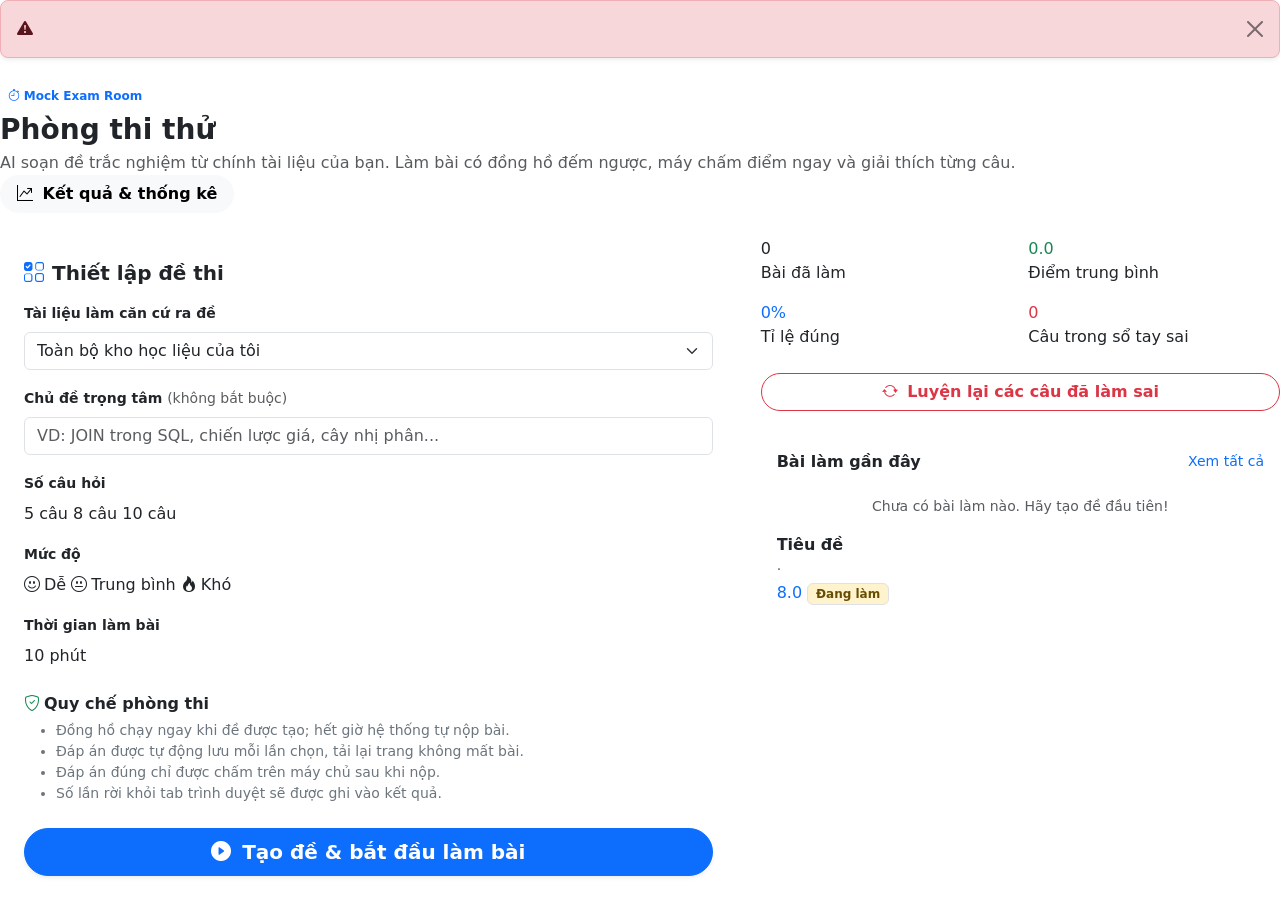
<file: src/main/resources/templates/exam/lobby.html>
<!DOCTYPE html>
<html xmlns:th="http://www.thymeleaf.org" lang="vi">
<head>
    <meta charset="UTF-8">
    <meta name="viewport" content="width=device-width, initial-scale=1.0">
    <title>Phòng thi thử - StudyHub</title>
    <link href="https://cdn.jsdelivr.net/npm/bootstrap@5.3.3/dist/css/bootstrap.min.css" rel="stylesheet">
    <link href="https://cdn.jsdelivr.net/npm/bootstrap-icons@1.11.3/font/bootstrap-icons.min.css" rel="stylesheet">
    <link rel="stylesheet" th:href="@{/css/style.css}">
    <link rel="stylesheet" th:href="@{/css/exam.css}">
</head>
<body>
<div th:replace="~{fragments/sidebar :: sidebar(activeTab='exam')}"></div>

<div class="main-content">
    <div th:replace="~{fragments/header :: header}"></div>

    <div th:if="${errorMessage}" class="alert alert-danger alert-dismissible fade show rounded-3 shadow-sm mb-4" role="alert">
        <i class="bi bi-exclamation-triangle-fill me-2"></i>
        <span th:text="${errorMessage}"></span>
        <button type="button" class="btn-close" data-bs-dismiss="alert" aria-label="Đóng"></button>
    </div>

    <div class="exam-hero mb-4">
        <div>
            <span class="badge bg-white text-primary mb-2"><i class="bi bi-stopwatch me-1"></i>Mock Exam Room</span>
            <h3 class="fw-bold mb-1">Phòng thi thử</h3>
            <p class="mb-0 opacity-75">AI soạn đề trắc nghiệm từ chính tài liệu của bạn. Làm bài có đồng hồ đếm ngược, máy chấm điểm ngay và giải thích từng câu.</p>
        </div>
        <a th:href="@{/exam/history}" class="btn btn-light rounded-pill px-3 fw-semibold">
            <i class="bi bi-graph-up-arrow me-1"></i> Kết quả &amp; thống kê
        </a>
    </div>

    <div class="row g-4">
        <!-- Form tạo đề -->
        <div class="col-lg-7">
            <div class="exam-card p-4">
                <h5 class="fw-bold mb-3"><i class="bi bi-ui-checks-grid text-primary me-2"></i>Thiết lập đề thi</h5>
                <form id="examSetupForm" th:action="@{/exam/start}" method="post">
                    <div class="mb-3">
                        <label class="form-label fw-semibold small" for="documentId">Tài liệu làm căn cứ ra đề</label>
                        <select class="form-select" id="documentId" name="documentId">
                            <option value="">Toàn bộ kho học liệu của tôi</option>
                            <option th:each="d : ${documents}" th:value="${d.id}"
                                    th:selected="${selectedDocId != null and selectedDocId == d.id}"
                                    th:text="${d.title + ' (' + d.fileExtension + ')'}">Tài liệu</option>
                        </select>
                    </div>
                    <div class="mb-3">
                        <label class="form-label fw-semibold small" for="topic">Chủ đề trọng tâm <span class="text-muted fw-normal">(không bắt buộc)</span></label>
                        <input type="text" class="form-control" id="topic" name="topic" maxlength="200"
                               placeholder="VD: JOIN trong SQL, chiến lược giá, cây nhị phân...">
                    </div>

                    <label class="form-label fw-semibold small">Số câu hỏi</label>
                    <div class="choice-row mb-3">
                        <input type="radio" class="btn-check" name="questionCount" id="qc5" value="5">
                        <label class="choice-pill" for="qc5">5 câu</label>
                        <input type="radio" class="btn-check" name="questionCount" id="qc8" value="8">
                        <label class="choice-pill" for="qc8">8 câu</label>
                        <input type="radio" class="btn-check" name="questionCount" id="qc10" value="10" checked>
                        <label class="choice-pill" for="qc10">10 câu</label>
                    </div>

                    <label class="form-label fw-semibold small">Mức độ</label>
                    <div class="choice-row mb-3">
                        <input type="radio" class="btn-check" name="difficulty" id="dEasy" value="EASY">
                        <label class="choice-pill" for="dEasy"><i class="bi bi-emoji-smile me-1"></i>Dễ</label>
                        <input type="radio" class="btn-check" name="difficulty" id="dMed" value="MEDIUM" checked>
                        <label class="choice-pill" for="dMed"><i class="bi bi-emoji-neutral me-1"></i>Trung bình</label>
                        <input type="radio" class="btn-check" name="difficulty" id="dHard" value="HARD">
                        <label class="choice-pill" for="dHard"><i class="bi bi-fire me-1"></i>Khó</label>
                    </div>

                    <label class="form-label fw-semibold small">Thời gian làm bài</label>
                    <div class="choice-row mb-4">
                        <th:block th:each="m : ${ {5, 10, 15, 20, 30} }">
                            <input type="radio" class="btn-check" name="durationMinutes" th:id="${'dur' + m}" th:value="${m}" th:checked="${m == 10}">
                            <label class="choice-pill" th:for="${'dur' + m}" th:text="${m + ' phút'}">10 phút</label>
                        </th:block>
                    </div>

                    <div class="exam-rules mb-4">
                        <div class="fw-semibold mb-1"><i class="bi bi-shield-check text-success me-1"></i>Quy chế phòng thi</div>
                        <ul class="mb-0 small text-secondary">
                            <li>Đồng hồ chạy ngay khi đề được tạo; hết giờ hệ thống tự nộp bài.</li>
                            <li>Đáp án được tự động lưu mỗi lần chọn, tải lại trang không mất bài.</li>
                            <li>Đáp án đúng chỉ được chấm trên máy chủ sau khi nộp.</li>
                            <li>Số lần rời khỏi tab trình duyệt sẽ được ghi vào kết quả.</li>
                        </ul>
                    </div>

                    <button type="submit" class="btn btn-primary btn-lg rounded-pill w-100 fw-semibold shadow-sm">
                        <i class="bi bi-play-circle-fill me-1"></i> Tạo đề &amp; bắt đầu làm bài
                    </button>
                </form>
            </div>
        </div>

        <!-- Tổng quan nhanh -->
        <div class="col-lg-5">
            <div class="row g-3 mb-4">
                <div class="col-6">
                    <div class="mini-stat">
                        <div class="mini-stat-value" th:text="${stats.attemptCount}">0</div>
                        <div class="mini-stat-label">Bài đã làm</div>
                    </div>
                </div>
                <div class="col-6">
                    <div class="mini-stat">
                        <div class="mini-stat-value text-success" th:text="${stats.avgScore}">0.0</div>
                        <div class="mini-stat-label">Điểm trung bình</div>
                    </div>
                </div>
                <div class="col-6">
                    <div class="mini-stat">
                        <div class="mini-stat-value text-primary" th:text="${stats.accuracy + '%'}">0%</div>
                        <div class="mini-stat-label">Tỉ lệ đúng</div>
                    </div>
                </div>
                <div class="col-6">
                    <div class="mini-stat">
                        <div class="mini-stat-value text-danger" th:text="${stats.wrongCount}">0</div>
                        <div class="mini-stat-label">Câu trong sổ tay sai</div>
                    </div>
                </div>
            </div>

            <form th:if="${stats.wrongCount > 0}" th:action="@{/exam/retry-wrong}" method="post" class="mb-4">
                <input type="hidden" name="questionCount" value="10">
                <button type="submit" class="btn btn-outline-danger rounded-pill w-100 fw-semibold">
                    <i class="bi bi-arrow-repeat me-1"></i> Luyện lại các câu đã làm sai
                </button>
            </form>

            <div class="exam-card p-3">
                <div class="d-flex align-items-center justify-content-between mb-2">
                    <h6 class="fw-bold mb-0">Bài làm gần đây</h6>
                    <a th:href="@{/exam/history}" class="small text-decoration-none">Xem tất cả</a>
                </div>
                <div th:if="${#lists.isEmpty(recentAttempts)}" class="text-muted small py-3 text-center">
                    Chưa có bài làm nào. Hãy tạo đề đầu tiên!
                </div>
                <a th:each="a : ${recentAttempts}"
                   th:href="${a.submitted} ? @{/exam/{id}/result(id=${a.id})} : @{/exam/{id}(id=${a.id})}"
                   class="attempt-row text-decoration-none">
                    <div class="flex-fill text-truncate">
                        <div class="fw-semibold text-dark text-truncate" th:text="${a.title}">Tiêu đề</div>
                        <small class="text-muted">
                            <span th:text="${a.formattedStartedAt}"></span> ·
                            <span th:text="${a.examMode} ? 'Thi thử' : 'Luyện nhanh'"></span>
                        </small>
                    </div>
                    <span th:if="${a.submitted}" class="score-chip"
                          th:classappend="${a.score >= 8} ? 'good' : (${a.score >= 5} ? 'ok' : 'bad')"
                          th:text="${a.formattedScore}">8.0</span>
                    <span th:unless="${a.submitted}" class="badge bg-warning-subtle text-warning-emphasis border">Đang làm</span>
                </a>
            </div>
        </div>
    </div>
</div>

<!-- Overlay khi AI đang soạn đề -->
<div id="generatingOverlay" class="generating-overlay d-none">
    <div class="generating-box">
        <div class="spinner-border text-primary mb-3" role="status" style="width: 3rem; height: 3rem;"></div>
        <h5 class="fw-bold mb-1">AI đang soạn đề thi...</h5>
        <p id="generatingStep" class="text-secondary mb-0">Đang đọc các đoạn nội dung trong tài liệu</p>
    </div>
</div>

<script src="https://cdn.jsdelivr.net/npm/bootstrap@5.3.3/dist/js/bootstrap.bundle.min.js"></script>
    <script th:src="@{/js/csrf.js}"></script>
<script>
    document.getElementById('examSetupForm').addEventListener('submit', function () {
        const overlay = document.getElementById('generatingOverlay');
        const stepEl = document.getElementById('generatingStep');
        const steps = [
            'Đang đọc các đoạn nội dung trong tài liệu',
            'Đang chọn kiến thức trọng tâm',
            'Đang soạn câu hỏi và 4 phương án',
            'Đang viết lời giải thích cho từng câu',
            'Sắp xong, chuẩn bị phòng thi...'
        ];
        let i = 0;
        const startedAt = Date.now();
        overlay.classList.remove('d-none');
        setInterval(function () {
            const waited = Math.round((Date.now() - startedAt) / 1000);
            if (waited >= 30) {
                // Máy chủ AI có thể đang quá tải: hệ thống tự thử lại / đổi mô hình tối đa khoảng 3 phút
                stepEl.textContent = 'Máy chủ AI đang bận, hệ thống đang tự thử lại hoặc chuyển mô hình dự phòng... (' + waited + ' giây)';
                return;
            }
            i = Math.min(i + 1, steps.length - 1);
            stepEl.textContent = steps[i];
        }, 2500);
    });
</script>
</body>
</html>
</file>
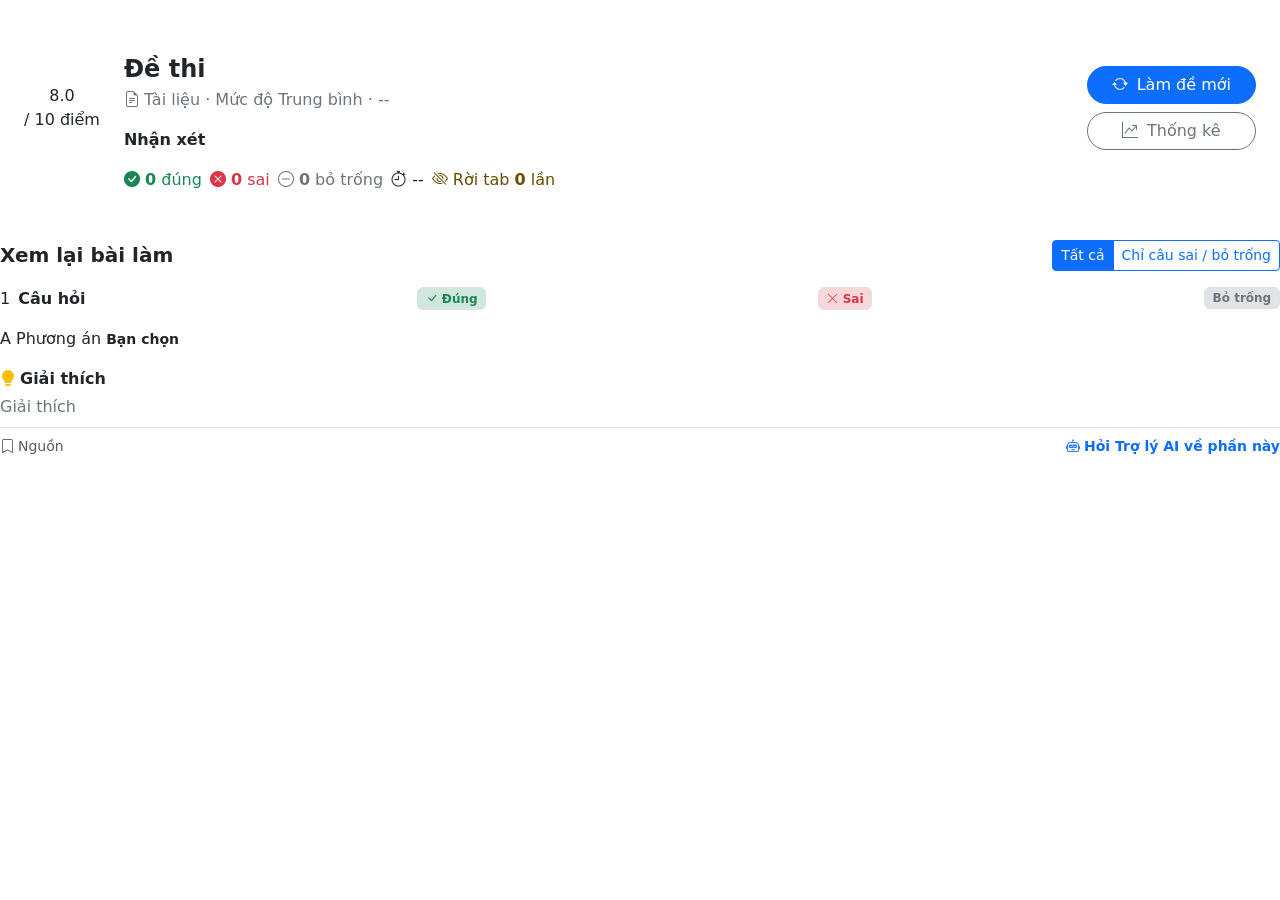
<file: src/main/resources/templates/exam/result.html>
<!DOCTYPE html>
<html xmlns:th="http://www.thymeleaf.org" lang="vi">
<head>
    <meta charset="UTF-8">
    <meta name="viewport" content="width=device-width, initial-scale=1.0">
    <title>Kết quả bài thi - StudyHub</title>
    <link href="https://cdn.jsdelivr.net/npm/bootstrap@5.3.3/dist/css/bootstrap.min.css" rel="stylesheet">
    <link href="https://cdn.jsdelivr.net/npm/bootstrap-icons@1.11.3/font/bootstrap-icons.min.css" rel="stylesheet">
    <link rel="stylesheet" th:href="@{/css/style.css}">
    <link rel="stylesheet" th:href="@{/css/exam.css}">
</head>
<body>
<div th:replace="~{fragments/sidebar :: sidebar(activeTab='exam')}"></div>

<div class="main-content">
    <div th:replace="~{fragments/header :: header}"></div>

    <!-- Tổng kết điểm -->
    <div class="exam-card p-4 mb-4">
        <div class="row g-4 align-items-center">
            <div class="col-md-auto text-center">
                <div class="score-ring"
                     th:style="${'--pct:' + attempt.scorePercent}"
                     th:classappend="${attempt.score >= 8} ? 'good' : (${attempt.score >= 5} ? 'ok' : 'bad')">
                    <div>
                        <div class="score-ring-value" th:text="${attempt.formattedScore}">8.0</div>
                        <div class="score-ring-label">/ 10 điểm</div>
                    </div>
                </div>
            </div>
            <div class="col-md">
                <span class="badge mb-2" th:classappend="${attempt.examMode} ? 'bg-primary-subtle text-primary' : 'bg-secondary-subtle text-secondary'"
                      th:text="${attempt.examMode} ? 'Thi thử có tính giờ' : 'Quiz luyện nhanh'">Thi thử</span>
                <h4 class="fw-bold mb-1" th:text="${attempt.title}">Đề thi</h4>
                <p class="text-secondary mb-3">
                    <i class="bi bi-file-earmark-text me-1"></i><span th:text="${attempt.documentTitle}">Tài liệu</span> ·
                    Mức độ <span th:text="${attempt.difficultyLabel}">Trung bình</span> ·
                    <span th:text="${attempt.formattedStartedAt}">--</span>
                </p>
                <p class="fw-semibold mb-3" th:text="${attempt.scorePercent >= 90} ? 'Xuất sắc! Bạn đã nắm vững kiến thức trọng tâm.'
                        : (${attempt.scorePercent >= 70} ? 'Khá tốt! Xem lại vài câu sai bên dưới là ổn.'
                        : (${attempt.scorePercent >= 50} ? 'Đạt yêu cầu. Hãy ôn lại các câu sai để chắc kiến thức hơn.'
                        : 'Cần ôn tập thêm. Đọc lại tài liệu hoặc hỏi Trợ lý AI về các phần chưa rõ nhé.'))">Nhận xét</p>
                <div class="d-flex flex-wrap gap-2">
                    <span class="result-chip text-success"><i class="bi bi-check-circle-fill"></i> <b th:text="${attempt.correctCount}">0</b> đúng</span>
                    <span class="result-chip text-danger"><i class="bi bi-x-circle-fill"></i> <b th:text="${attempt.wrongCount}">0</b> sai</span>
                    <span class="result-chip text-secondary"><i class="bi bi-dash-circle"></i> <b th:text="${attempt.blankCount}">0</b> bỏ trống</span>
                    <span th:if="${attempt.examMode}" class="result-chip"><i class="bi bi-stopwatch"></i> <span th:text="${attempt.formattedTimeSpent}">--</span></span>
                    <span th:if="${attempt.examMode and attempt.tabSwitchCount != null and attempt.tabSwitchCount > 0}" class="result-chip text-warning-emphasis">
                        <i class="bi bi-eye-slash"></i> Rời tab <b th:text="${attempt.tabSwitchCount}">0</b> lần
                    </span>
                </div>
            </div>
            <div class="col-md-auto d-flex flex-column gap-2">
                <a th:href="@{/exam(docId=${attempt.documentId})}" class="btn btn-primary rounded-pill px-4">
                    <i class="bi bi-arrow-repeat me-1"></i> Làm đề mới
                </a>
                <a th:href="@{/exam/history}" class="btn btn-outline-secondary rounded-pill px-4">
                    <i class="bi bi-graph-up-arrow me-1"></i> Thống kê
                </a>
            </div>
        </div>
    </div>

    <!-- Bộ lọc xem lại -->
    <div class="d-flex align-items-center justify-content-between flex-wrap gap-2 mb-3">
        <h5 class="fw-bold mb-0">Xem lại bài làm</h5>
        <div class="btn-group btn-group-sm" role="group">
            <button type="button" class="btn btn-outline-primary active" onclick="filterReview('all', this)">Tất cả</button>
            <button type="button" class="btn btn-outline-primary" onclick="filterReview('wrong', this)">Chỉ câu sai / bỏ trống</button>
        </div>
    </div>

    <div th:each="q : ${attempt.questions}" class="question-card review"
         th:classappend="${q.correct == true} ? 'is-correct' : 'is-wrong'">
        <div class="d-flex align-items-start justify-content-between gap-2 mb-3">
            <div class="d-flex gap-2">
                <span class="q-number" th:text="${q.questionOrder}">1</span>
                <div class="fw-semibold q-text" th:text="${q.questionText}">Câu hỏi</div>
            </div>
            <span th:if="${q.correct == true}" class="badge bg-success-subtle text-success border"><i class="bi bi-check-lg me-1"></i>Đúng</span>
            <span th:if="${q.correct == false}" class="badge bg-danger-subtle text-danger border"><i class="bi bi-x-lg me-1"></i>Sai</span>
            <span th:if="${q.correct == null}" class="badge bg-secondary-subtle text-secondary border">Bỏ trống</span>
        </div>
        <div class="d-flex flex-column gap-2 mb-3">
            <div th:each="opt, st : ${q.options}" class="option-label static"
                 th:classappend="${st.index == q.correctIndex} ? 'correct' : ((${q.selectedIndex != null and q.selectedIndex == st.index}) ? 'chosen-wrong' : '')">
                <span class="option-letter" th:text="${ {'A','B','C','D','E','F'}[st.index] }">A</span>
                <span class="option-text flex-fill" th:text="${opt}">Phương án</span>
                <span th:if="${q.selectedIndex != null and q.selectedIndex == st.index}" class="small fw-semibold">Bạn chọn</span>
            </div>
        </div>
        <div class="explain-box">
            <div class="fw-semibold mb-1"><i class="bi bi-lightbulb-fill text-warning me-1"></i>Giải thích</div>
            <div class="text-secondary" th:text="${q.explanation != null and !#strings.isEmpty(q.explanation)} ? ${q.explanation} : 'Không có giải thích chi tiết.'">Giải thích</div>
            <div class="d-flex align-items-center justify-content-between flex-wrap gap-2 mt-2 pt-2 border-top small">
                <span class="text-muted"><i class="bi bi-bookmark me-1"></i><span th:text="${q.sourceReference}">Nguồn</span></span>
                <a th:if="${q.correct != true}"
                   th:href="@{/ai/chat(docId=${attempt.documentId})}"
                   class="text-decoration-none fw-semibold">
                    <i class="bi bi-robot me-1"></i>Hỏi Trợ lý AI về phần này
                </a>
            </div>
        </div>
    </div>
</div>

<script src="https://cdn.jsdelivr.net/npm/bootstrap@5.3.3/dist/js/bootstrap.bundle.min.js"></script>
    <script th:src="@{/js/csrf.js}"></script>
<script>
    function filterReview(mode, btn) {
        document.querySelectorAll('.btn-group .btn').forEach(b => b.classList.remove('active'));
        btn.classList.add('active');
        document.querySelectorAll('.question-card.review').forEach(card => {
            card.style.display = (mode === 'wrong' && card.classList.contains('is-correct')) ? 'none' : '';
        });
    }
</script>
</body>
</html>
</file>
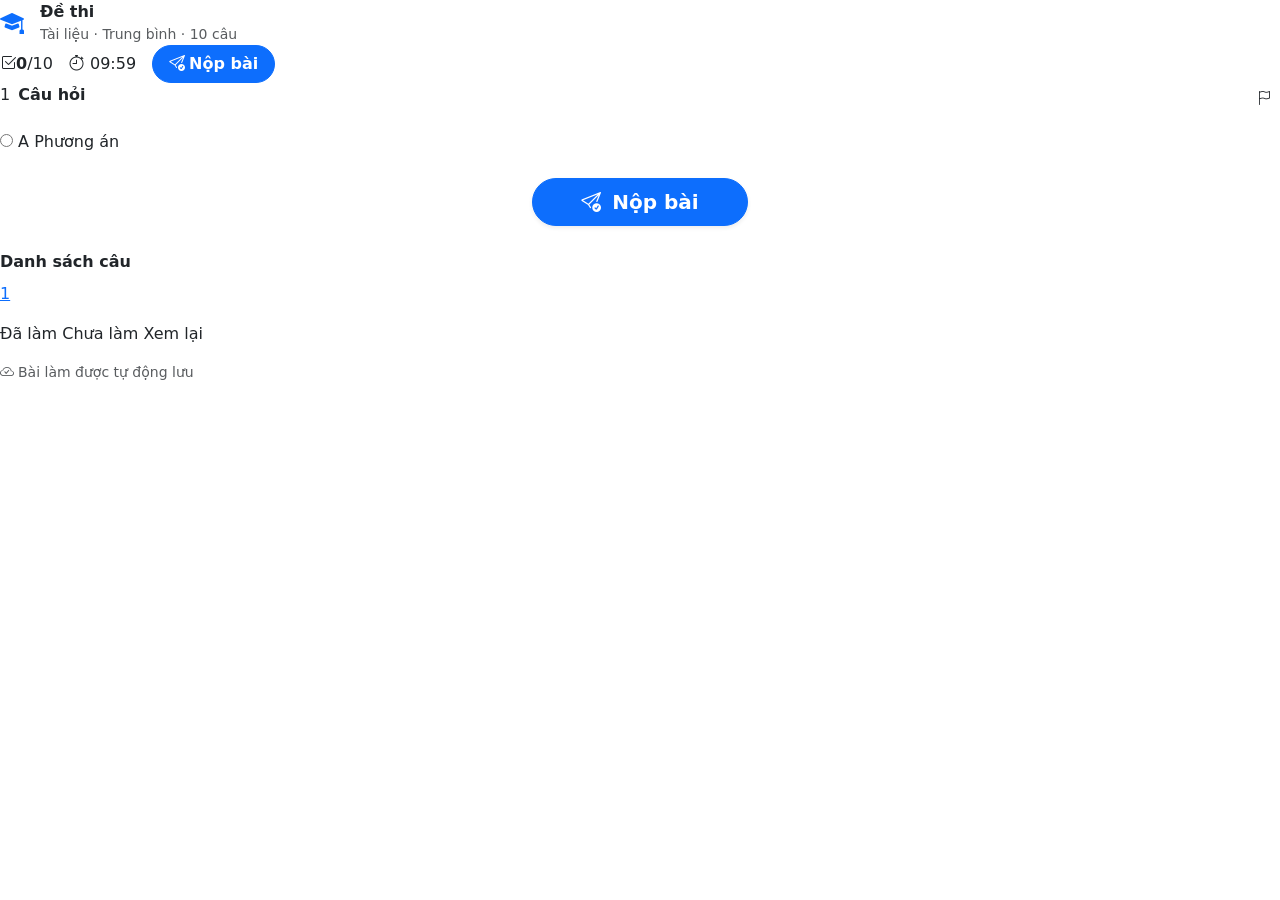
<file: src/main/resources/templates/exam/room.html>
<!DOCTYPE html>
<html xmlns:th="http://www.thymeleaf.org" lang="vi">
<head>
    <meta charset="UTF-8">
    <meta name="viewport" content="width=device-width, initial-scale=1.0">
    <title>Đang làm bài - StudyHub</title>
    <link href="https://cdn.jsdelivr.net/npm/bootstrap@5.3.3/dist/css/bootstrap.min.css" rel="stylesheet">
    <link href="https://cdn.jsdelivr.net/npm/bootstrap-icons@1.11.3/font/bootstrap-icons.min.css" rel="stylesheet">
    <link rel="stylesheet" th:href="@{/css/style.css}">
    <link rel="stylesheet" th:href="@{/css/exam.css}">
</head>
<body class="exam-room-body">

<!-- Thanh trạng thái phòng thi -->
<header class="exam-topbar">
    <div class="d-flex align-items-center gap-3 min-w-0">
        <i class="bi bi-mortarboard-fill text-primary fs-4"></i>
        <div class="min-w-0">
            <div class="fw-bold text-truncate" th:text="${attempt.title}">Đề thi</div>
            <small class="text-muted text-truncate d-block">
                <span th:text="${attempt.documentTitle}">Tài liệu</span> ·
                <span th:text="${attempt.difficultyLabel}">Trung bình</span> ·
                <span th:text="${attempt.totalQuestions + ' câu'}">10 câu</span>
            </small>
        </div>
    </div>
    <div class="d-flex align-items-center gap-3">
        <div class="answered-pill d-none d-sm-flex">
            <i class="bi bi-check2-square"></i>
            <span><b id="answeredCount" th:text="${attempt.answeredCount}">0</b>/<span th:text="${attempt.totalQuestions}">10</span></span>
        </div>
        <div id="timerBox" class="timer-box">
            <i class="bi bi-stopwatch"></i>
            <span id="timerText">--:--</span>
        </div>
        <button type="button" class="btn btn-primary rounded-pill px-3 fw-semibold" onclick="openSubmitConfirm()">
            <i class="bi bi-send-check me-1"></i>Nộp bài
        </button>
    </div>
</header>
<div class="exam-progress"><div id="timeProgress" class="exam-progress-bar"></div></div>

<div class="exam-layout">
    <!-- Danh sách câu hỏi -->
    <form id="examForm" th:action="@{/exam/{id}/submit(id=${attempt.id})}" method="post" class="exam-questions">
        <input type="hidden" name="tabSwitches" id="tabSwitchesInput" value="0">

        <div th:each="q : ${attempt.questions}" class="question-card" th:id="${'qcard_' + q.questionOrder}">
            <div class="d-flex align-items-start justify-content-between gap-2 mb-3">
                <div class="d-flex gap-2">
                    <span class="q-number" th:text="${q.questionOrder}">1</span>
                    <div class="fw-semibold q-text" th:text="${q.questionText}">Câu hỏi</div>
                </div>
                <button type="button" class="btn btn-sm flag-btn" th:attr="data-order=${q.questionOrder}"
                        onclick="toggleFlag(this)" title="Đánh dấu để xem lại">
                    <i class="bi bi-flag"></i>
                </button>
            </div>
            <div class="d-flex flex-column gap-2">
                <label th:each="opt, st : ${q.options}" class="option-label">
                    <input type="radio" class="option-input"
                           th:name="${'q_' + q.questionOrder}" th:value="${st.index}"
                           th:checked="${q.selectedIndex != null and q.selectedIndex == st.index}"
                           th:attr="data-order=${q.questionOrder}">
                    <span class="option-letter" th:text="${ {'A','B','C','D','E','F'}[st.index] }">A</span>
                    <span class="option-text" th:text="${opt}">Phương án</span>
                </label>
            </div>
        </div>

        <div class="text-center py-4">
            <button type="button" class="btn btn-primary btn-lg rounded-pill px-5 fw-semibold shadow-sm" onclick="openSubmitConfirm()">
                <i class="bi bi-send-check me-1"></i> Nộp bài
            </button>
        </div>
    </form>

    <!-- Bảng điều hướng câu hỏi -->
    <aside class="exam-navigator">
        <div class="fw-bold mb-2">Danh sách câu</div>
        <div class="nav-grid">
            <a th:each="q : ${attempt.questions}" th:href="${'#qcard_' + q.questionOrder}"
               class="nav-cell" th:id="${'nav_' + q.questionOrder}"
               th:classappend="${q.selectedIndex != null} ? 'answered' : ''"
               th:text="${q.questionOrder}">1</a>
        </div>
        <div class="nav-legend mt-3">
            <span><i class="legend-dot answered"></i>Đã làm</span>
            <span><i class="legend-dot"></i>Chưa làm</span>
            <span><i class="legend-dot flagged"></i>Xem lại</span>
        </div>
        <div id="saveStatus" class="small text-muted mt-3"><i class="bi bi-cloud-check me-1"></i>Bài làm được tự động lưu</div>
        <div id="tabWarning" class="tab-warning d-none mt-3">
            <i class="bi bi-eye-slash me-1"></i>Bạn đã rời tab <b id="tabSwitchCount">0</b> lần
        </div>
    </aside>
</div>

<!-- Xác nhận nộp bài -->
<div class="modal fade" id="submitModal" tabindex="-1" aria-hidden="true">
    <div class="modal-dialog modal-dialog-centered">
        <div class="modal-content rounded-4 border-0 shadow">
            <div class="modal-body p-4 text-center">
                <i class="bi bi-send-check text-primary" style="font-size: 2.5rem;"></i>
                <h5 class="fw-bold mt-2">Nộp bài thi?</h5>
                <p id="submitSummary" class="text-secondary mb-0"></p>
            </div>
            <div class="modal-footer border-0 justify-content-center pb-4">
                <button type="button" class="btn btn-outline-secondary rounded-pill px-4" data-bs-dismiss="modal">Làm tiếp</button>
                <button type="button" class="btn btn-primary rounded-pill px-4" onclick="submitExam()">Nộp bài</button>
            </div>
        </div>
    </div>
</div>

<!-- Hết giờ -->
<div id="timeUpOverlay" class="generating-overlay d-none">
    <div class="generating-box">
        <i class="bi bi-alarm text-danger" style="font-size: 3rem;"></i>
        <h5 class="fw-bold mt-2 mb-1">Hết giờ làm bài!</h5>
        <p class="text-secondary mb-0">Hệ thống đang tự động nộp bài của bạn...</p>
    </div>
</div>

<script src="https://cdn.jsdelivr.net/npm/bootstrap@5.3.3/dist/js/bootstrap.bundle.min.js"></script>
    <script th:src="@{/js/csrf.js}"></script>
<script th:inline="javascript">
    const attemptId = /*[[${attempt.id}]]*/ 0;
    const totalQuestions = /*[[${attempt.totalQuestions}]]*/ 0;
    const durationSeconds = /*[[${attempt.durationSeconds}]]*/ 600;
    let remaining = /*[[${attempt.remainingSeconds}]]*/ 600;
    const deadlineAt = Date.now() + remaining * 1000;
    let submitting = false;
    let tabSwitches = 0;

    // ===== Đồng hồ đếm ngược (tính theo mốc thời gian thực, không lệch khi tab bị treo) =====
    function renderTimer() {
        remaining = Math.max(0, Math.round((deadlineAt - Date.now()) / 1000));
        const m = Math.floor(remaining / 60);
        const s = remaining % 60;
        document.getElementById('timerText').textContent =
            String(m).padStart(2, '0') + ':' + String(s).padStart(2, '0');
        const box = document.getElementById('timerBox');
        box.classList.toggle('warning', remaining <= 120 && remaining > 30);
        box.classList.toggle('danger', remaining <= 30);
        if (durationSeconds) {
            const used = 100 - (remaining / durationSeconds) * 100;
            document.getElementById('timeProgress').style.width = Math.min(100, Math.max(0, used)) + '%';
        }
        if (remaining === 0 && !submitting) {
            document.getElementById('timeUpOverlay').classList.remove('d-none');
            setTimeout(submitExam, 1200);
        }
    }
    renderTimer();
    setInterval(renderTimer, 500);

    // ===== Chọn đáp án + tự động lưu =====
    document.querySelectorAll('.option-input').forEach(function (input) {
        input.addEventListener('change', function () {
            const order = parseInt(this.dataset.order, 10);
            document.getElementById('nav_' + order).classList.add('answered');
            updateAnsweredCount();
            autosave(order, parseInt(this.value, 10));
        });
    });

    function updateAnsweredCount() {
        const count = document.querySelectorAll('.option-input:checked').length;
        document.getElementById('answeredCount').textContent = count;
        return count;
    }

    function autosave(order, selected) {
        const status = document.getElementById('saveStatus');
        status.innerHTML = '<span class="spinner-border spinner-border-sm me-1"></span>Đang lưu...';
        fetch('/api/exam/' + attemptId + '/answer', {
            method: 'POST',
            headers: { 'Content-Type': 'application/json' },
            body: JSON.stringify({ order: order, selected: selected })
        })
            .then(r => r.json())
            .then(d => {
                status.innerHTML = d.success
                    ? '<i class="bi bi-cloud-check me-1 text-success"></i>Đã lưu câu ' + order
                    : '<i class="bi bi-exclamation-circle me-1 text-warning"></i>Chưa lưu được (sẽ gửi khi nộp bài)';
            })
            .catch(() => {
                status.innerHTML = '<i class="bi bi-wifi-off me-1 text-warning"></i>Mất kết nối, đáp án vẫn được gửi khi nộp bài';
            });
    }

    function toggleFlag(btn) {
        const order = btn.dataset.order;
        btn.classList.toggle('active');
        document.getElementById('nav_' + order).classList.toggle('flagged');
    }

    // ===== Giám sát rời tab =====
    document.addEventListener('visibilitychange', function () {
        if (document.hidden && !submitting) {
            tabSwitches++;
            document.getElementById('tabSwitchesInput').value = tabSwitches;
            document.getElementById('tabSwitchCount').textContent = tabSwitches;
            document.getElementById('tabWarning').classList.remove('d-none');
        }
    });

    window.addEventListener('beforeunload', function (e) {
        if (!submitting) {
            e.preventDefault();
            e.returnValue = '';
        }
    });

    // ===== Nộp bài =====
    function openSubmitConfirm() {
        const answered = updateAnsweredCount();
        const blank = totalQuestions - answered;
        const flagged = document.querySelectorAll('.nav-cell.flagged').length;
        let text = 'Bạn đã làm ' + answered + '/' + totalQuestions + ' câu.';
        if (blank > 0) text += ' Còn ' + blank + ' câu chưa chọn đáp án.';
        if (flagged > 0) text += ' Có ' + flagged + ' câu đang đánh dấu xem lại.';
        document.getElementById('submitSummary').textContent = text;
        bootstrap.Modal.getOrCreateInstance(document.getElementById('submitModal')).show();
    }

    function submitExam() {
        if (submitting) return;
        submitting = true;
        document.getElementById('examForm').submit();
    }
</script>
</body>
</html>
</file>
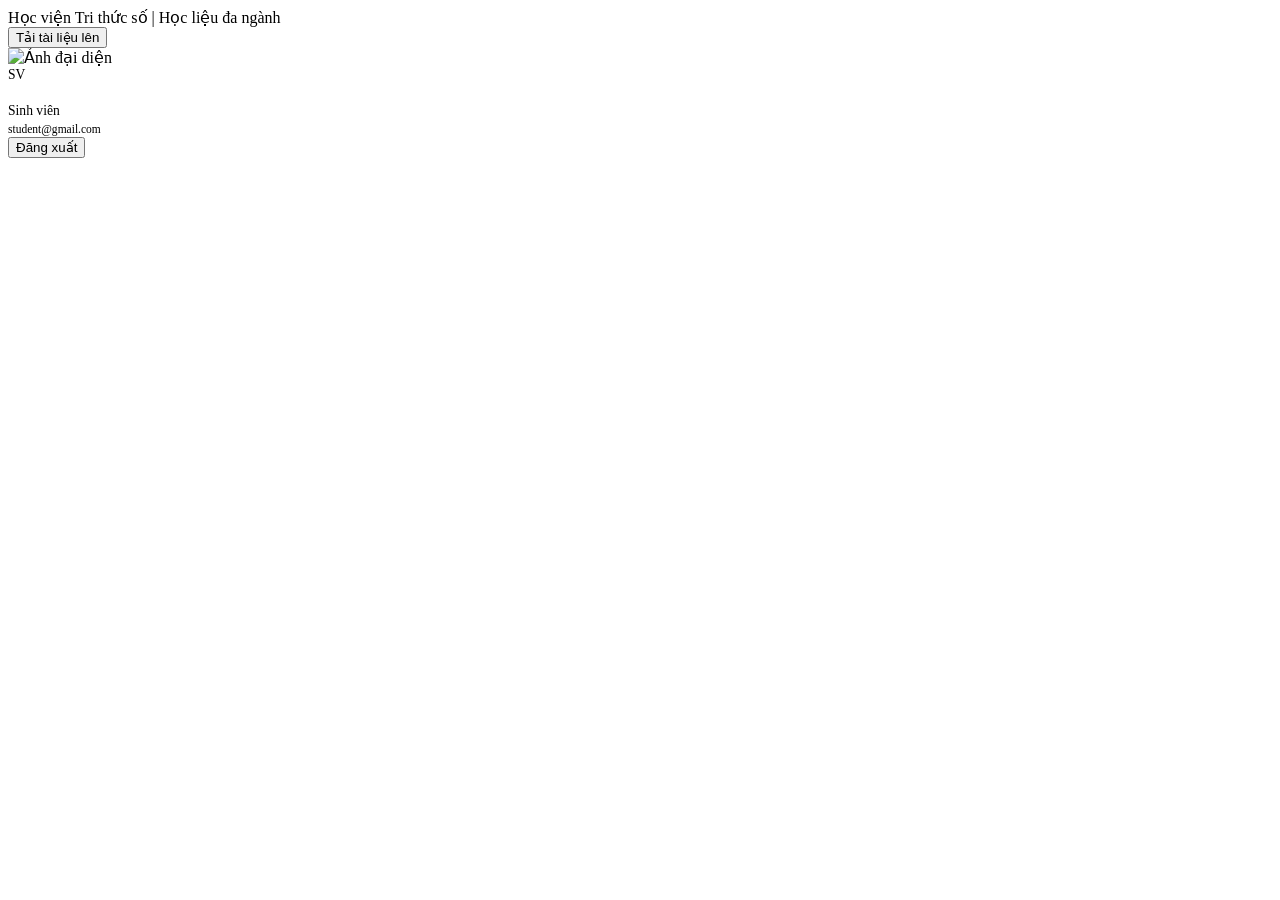
<file: src/main/resources/templates/fragments/header.html>
<!DOCTYPE html>
<html xmlns:th="http://www.thymeleaf.org">
<body>
    <header th:fragment="header" class="d-flex align-items-center justify-content-between mb-4 flex-wrap gap-3">
        <!-- App Title / Context Pill -->
        <div class="d-flex align-items-center gap-2">
            <span class="badge bg-primary-subtle text-primary border px-2 py-1">
                <i class="bi bi-mortarboard-fill me-1"></i> Học viện Tri thức số
            </span>
            <span class="text-secondary small d-none d-md-inline">|</span>
            <span class="text-secondary small d-none d-md-inline">Học liệu đa ngành</span>
        </div>

        <!-- Right action tools & User Profile -->
        <div class="d-flex align-items-center gap-2 ms-auto">
            <!-- Upload Button triggers Modal -->
            <button type="button" class="btn btn-primary rounded-pill px-3 py-2 d-flex align-items-center gap-2 shadow-sm"
                    data-bs-toggle="modal" data-bs-target="#uploadModal">
                <i class="bi bi-cloud-arrow-up-fill"></i>
                <span class="fw-semibold">Tải tài liệu lên</span>
            </button>

            <!-- User profile pill -->
            <div class="d-flex align-items-center gap-2 bg-white rounded-pill p-1 pe-3 border shadow-sm">
                <img th:if="${session.currentUser != null and session.currentUser.avatarUrl != null}"
                     th:src="${session.currentUser.avatarUrl}" alt="Ảnh đại diện" referrerpolicy="no-referrer"
                     class="rounded-circle" style="width: 36px; height: 36px; object-fit: cover;">
                <div th:unless="${session.currentUser != null and session.currentUser.avatarUrl != null}"
                     class="bg-primary text-white rounded-circle d-flex align-items-center justify-content-center fw-bold text-uppercase"
                     style="width: 36px; height: 36px; font-size: 0.85rem;"
                     th:text="${session.currentUser != null ? session.currentUser.initials : 'SV'}">
                    SV
                </div>
                <div class="d-none d-sm-block text-start lh-1">
                    <div class="fw-semibold text-dark" style="font-size: 0.85rem;"
                         th:text="${session.currentUser != null ? session.currentUser.fullName : 'Sinh viên'}">
                        Sinh viên
                    </div>
                    <small class="text-muted" style="font-size: 0.72rem;"
                           th:text="${session.currentUser != null ? session.currentUser.email : 'Thành viên'}">
                        student@gmail.com
                    </small>
                </div>
            </div>

            <!-- Logout Button -->
            <form th:action="@{/logout}" method="post" class="m-0">
                <button type="submit" class="btn btn-outline-danger rounded-pill px-3 py-2 d-flex align-items-center gap-1 shadow-sm" title="Đăng xuất khỏi hệ thống">
                    <i class="bi bi-box-arrow-right"></i>
                    <span class="d-none d-md-inline fw-semibold small">Đăng xuất</span>
                </button>
            </form>
        </div>
    </header>
</body>
</html>
</file>
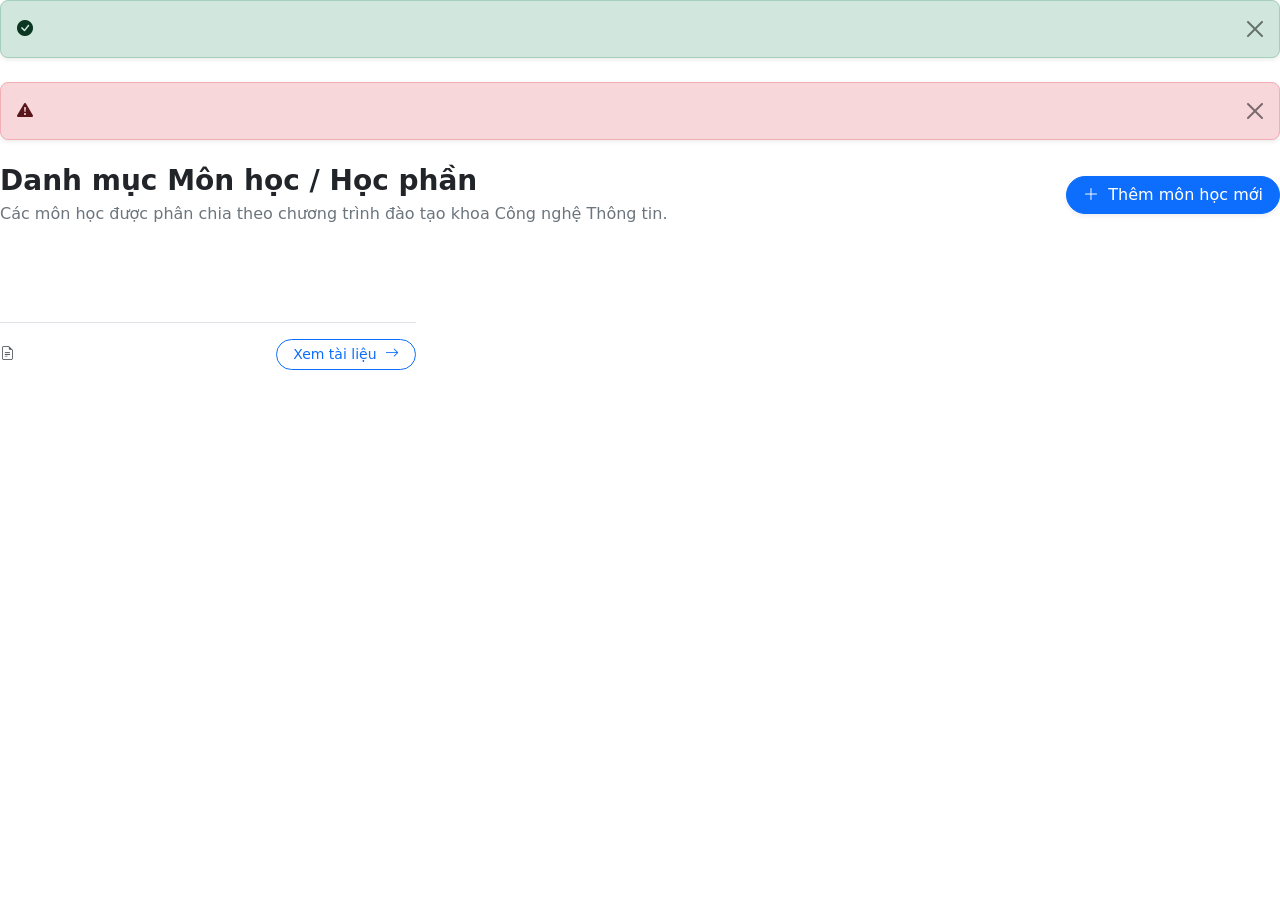
<file: src/main/resources/templates/subjects/list.html>
<!DOCTYPE html>
<html xmlns:th="http://www.thymeleaf.org" lang="vi">
<head>
    <meta charset="UTF-8">
    <meta name="viewport" content="width=device-width, initial-scale=1.0">
    <title>Môn học & Học phần - StudyHub</title>
    <!-- Bootstrap 5 CSS -->
    <link href="https://cdn.jsdelivr.net/npm/bootstrap@5.3.3/dist/css/bootstrap.min.css" rel="stylesheet">
    <!-- Bootstrap Icons -->
    <link href="https://cdn.jsdelivr.net/npm/bootstrap-icons@1.11.3/font/bootstrap-icons.min.css" rel="stylesheet">
    <!-- Custom Style -->
    <link rel="stylesheet" th:href="@{/css/style.css}">
</head>
<body>

    <!-- Left Sidebar -->
    <div th:replace="~{fragments/sidebar :: sidebar(activeTab='subjects')}"></div>

    <!-- Main Content Container -->
    <div class="main-content">
        <!-- Top Header -->
        <div th:replace="~{fragments/header :: header}"></div>

        <!-- Alert messages -->
        <div th:if="${successMessage}" class="alert alert-success alert-dismissible fade show rounded-3 shadow-sm mb-4" role="alert">
            <i class="bi bi-check-circle-fill me-2"></i>
            <span th:text="${successMessage}"></span>
            <button type="button" class="btn-close" data-bs-dismiss="alert" aria-label="Close"></button>
        </div>
        <div th:if="${errorMessage}" class="alert alert-danger alert-dismissible fade show rounded-3 shadow-sm mb-4" role="alert">
            <i class="bi bi-exclamation-triangle-fill me-2"></i>
            <span th:text="${errorMessage}"></span>
            <button type="button" class="btn-close" data-bs-dismiss="alert" aria-label="Close"></button>
        </div>

        <div class="d-flex align-items-center justify-content-between mb-4 flex-wrap gap-2">
            <div>
                <h3 class="fw-bold mb-1 text-dark">Danh mục Môn học / Học phần</h3>
                <p class="text-secondary mb-0">Các môn học được phân chia theo chương trình đào tạo khoa Công nghệ Thông tin.</p>
            </div>
            <button type="button" class="btn btn-primary rounded-pill px-3 shadow-sm"
                    data-bs-toggle="modal" data-bs-target="#newSubjectModal">
                <i class="bi bi-plus-lg me-1"></i> Thêm môn học mới
            </button>
        </div>

        <!-- Subjects Grid -->
        <div class="row g-3">
            <div th:each="sub : ${subjects}" class="col-md-6 col-lg-4">
                <div class="doc-card">
                    <div>
                        <div class="d-flex align-items-center justify-content-between mb-3">
                            <div class="stat-icon" th:style="'background-color: ' + ${sub.color} + '15; color: ' + ${sub.color}">
                                <i class="bi" th:classappend="${sub.icon}"></i>
                            </div>
                            <span class="badge bg-light text-dark border fw-bold" th:text="${sub.code}"></span>
                        </div>
                        <h5 class="fw-bold mb-2">
                            <a th:href="@{/(subjectId=${sub.id})}" class="text-decoration-none text-dark" th:text="${sub.name}"></a>
                        </h5>
                        <p class="text-secondary small mb-3" style="min-height: 40px;" th:text="${sub.description}"></p>
                    </div>

                    <div class="d-flex justify-content-between align-items-center pt-3 border-top">
                        <span class="small text-muted">
                            <i class="bi bi-file-earmark-text me-1"></i>
                            <span th:text="${sub.documentCount} + ' tài liệu'"></span>
                        </span>
                        <a th:href="@{/(subjectId=${sub.id})}" class="btn btn-sm btn-outline-primary rounded-pill px-3">
                            Xem tài liệu <i class="bi bi-arrow-right ms-1"></i>
                        </a>
                    </div>
                </div>
            </div>
        </div>
    </div>

    <!-- Modal Thêm Môn học -->
    <div class="modal fade" id="newSubjectModal" tabindex="-1" aria-labelledby="newSubjectModalLabel" aria-hidden="true">
        <div class="modal-dialog modal-dialog-centered">
            <div class="modal-content border-0 shadow-lg rounded-4">
                <div class="modal-header border-bottom">
                    <h5 class="modal-title fw-bold" id="newSubjectModalLabel">
                        <i class="bi bi-book-half text-primary me-2"></i> Thêm môn học mới
                    </h5>
                    <button type="button" class="btn-close" data-bs-dismiss="modal" aria-label="Close"></button>
                </div>
                <form th:action="@{/subjects/save}" th:object="${newSubject}" method="post">
                    <div class="modal-body p-4">
                        <div class="mb-3">
                            <label class="form-label fw-semibold small">Mã môn học <span class="text-danger">*</span></label>
                            <input type="text" class="form-control" th:field="*{code}" placeholder="Ví dụ: PRJ301, CSDL, CTDL-GT" required>
                        </div>
                        <div class="mb-3">
                            <label class="form-label fw-semibold small">Tên môn học <span class="text-danger">*</span></label>
                            <input type="text" class="form-control" th:field="*{name}" placeholder="Ví dụ: Lập trình Java Web" required>
                        </div>
                        <div class="mb-3">
                            <label class="form-label fw-semibold small">Mô tả ngắn</label>
                            <textarea class="form-control" rows="3" th:field="*{description}" placeholder="Mô tả nội dung môn học..."></textarea>
                        </div>
                        <div class="row g-2">
                            <div class="col-6">
                                <label class="form-label fw-semibold small">Màu đại diện</label>
                                <input type="color" class="form-control form-control-color w-100" th:field="*{color}" value="#0d6efd">
                            </div>
                            <div class="col-6">
                                <label class="form-label fw-semibold small">Icon biểu trưng</label>
                                <select class="form-select" th:field="*{icon}">
                                    <option value="bi-book">Sách</option>
                                    <option value="bi-diagram-3">Đồ thị / Cấu trúc</option>
                                    <option value="bi-database">Cơ sở dữ liệu</option>
                                    <option value="bi-code-slash">Code</option>
                                    <option value="bi-hdd-network">Mạng</option>
                                    <option value="bi-cpu">Phần cứng / CPU</option>
                                    <option value="bi-calculator">Toán</option>
                                </select>
                            </div>
                        </div>
                    </div>
                    <div class="modal-footer border-top bg-light">
                        <button type="button" class="btn btn-secondary rounded-pill px-4" data-bs-dismiss="modal">Đóng</button>
                        <button type="submit" class="btn btn-primary rounded-pill px-4">Lưu môn học</button>
                    </div>
                </form>
            </div>
        </div>
    </div>

    <!-- Bootstrap 5 JS Bundle -->
    <script src="https://cdn.jsdelivr.net/npm/bootstrap@5.3.3/dist/js/bootstrap.bundle.min.js"></script>
    <script th:src="@{/js/csrf.js}"></script>
</body>
</html>
</file>
